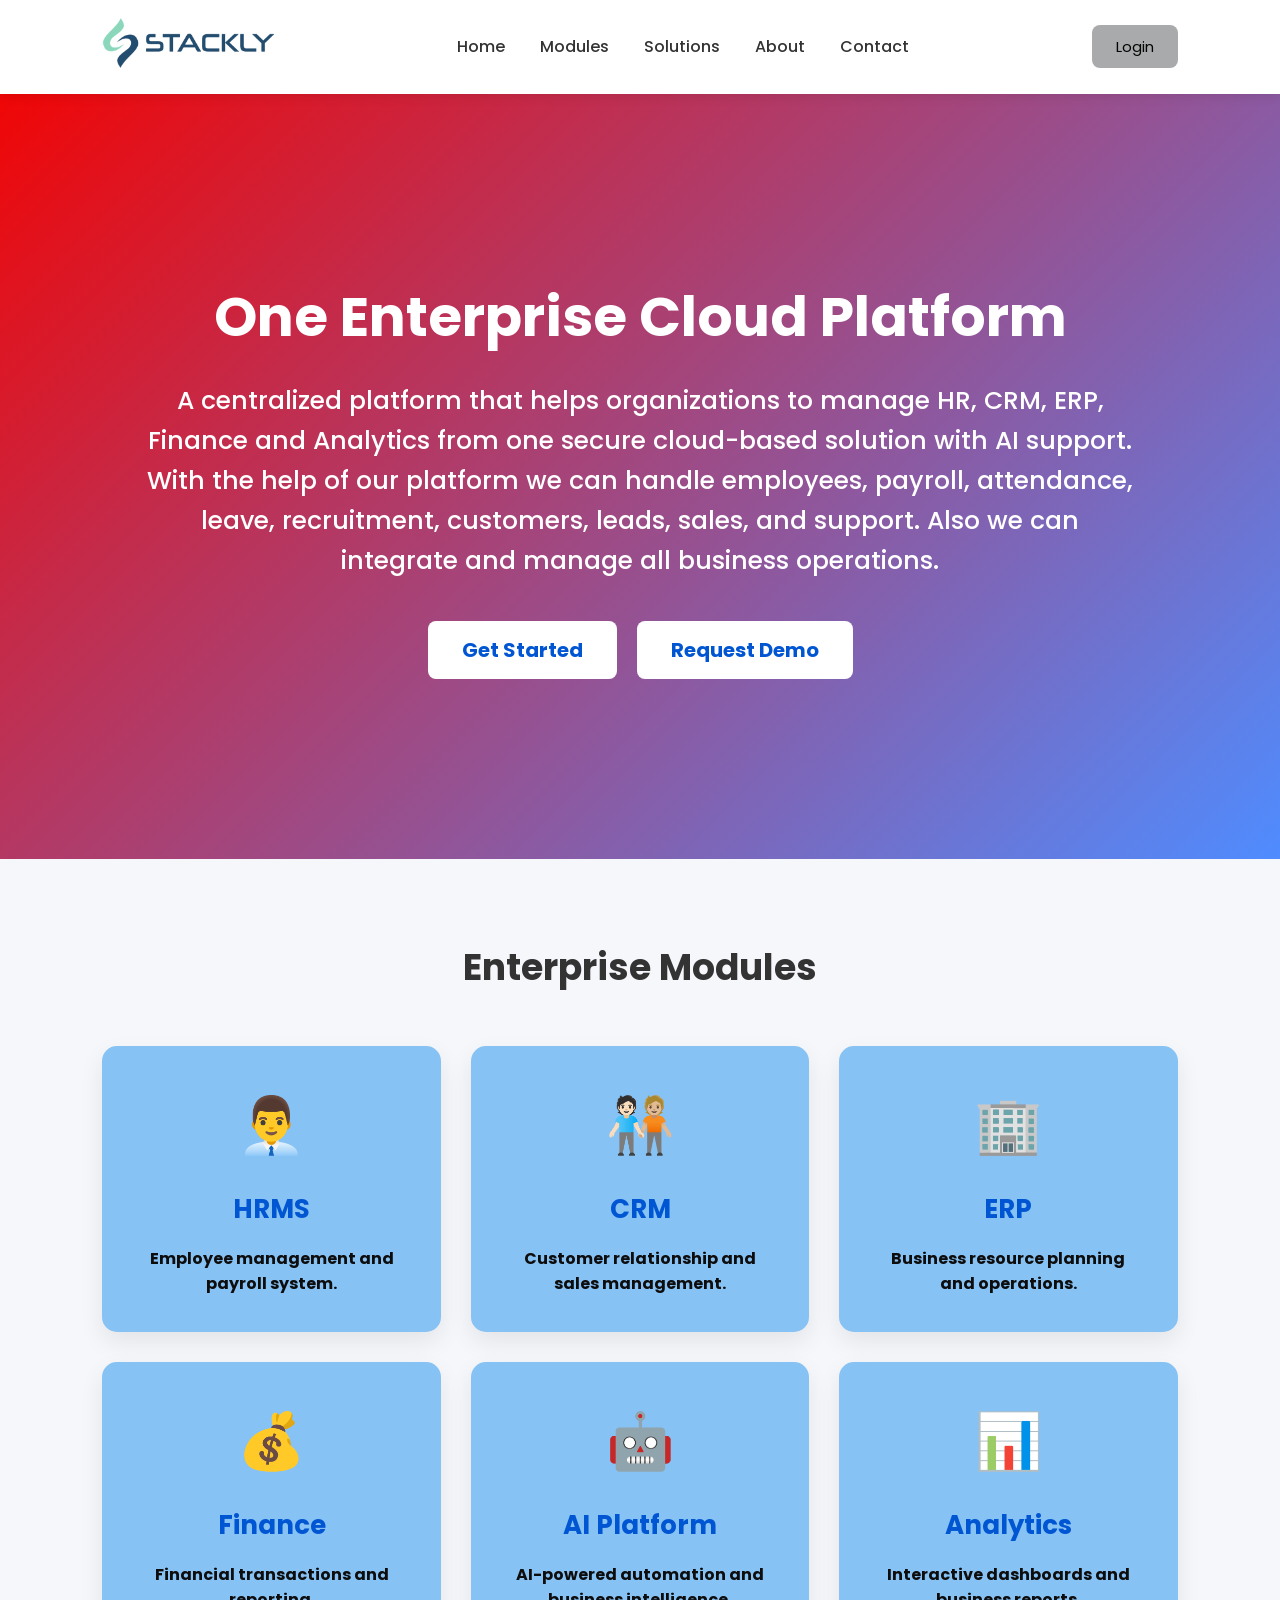
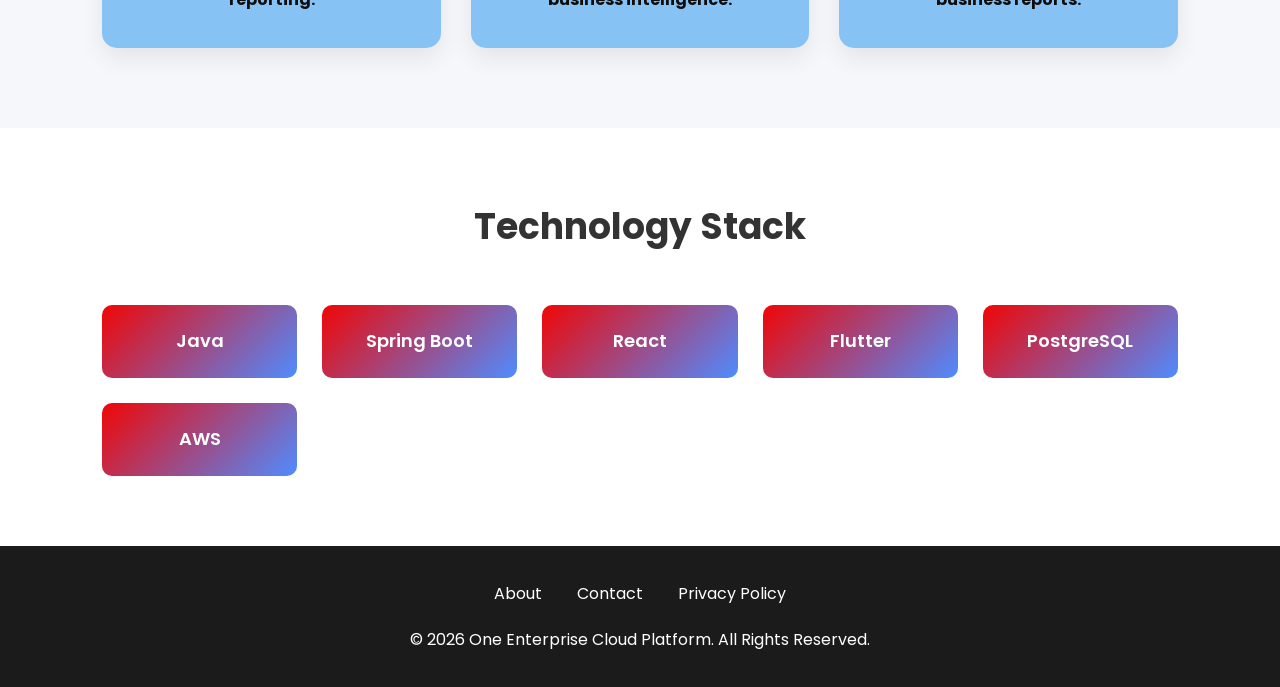
<file: index.html>
<!doctype html>
<html lang="en">
  <head>
    <meta charset="UTF-8" />
    <meta name="viewport" content="width=device-width, initial-scale=1.0" />
    <title>One Enterprise Cloud Platform</title>

    <link rel="stylesheet" href="css/style.css" />
    <link rel="stylesheet" href="css/landing.css" />

  </head>

  <body>
    <header>
      <div class="logo">
        <img src="assets/images/stackly.png" alt="Stackly Logo" />
      </div>

      <nav>
        <ul>
          <li><a href="#">Home</a></li>
          <li><a href="#">Modules</a></li>
          <li><a href="#">Solutions</a></li>
          <li><a href="#">About</a></li>
          <li><a href="#">Contact</a></li>
        </ul>
      </nav>

      <div class="header-buttons">
        <a href="login.html" class="login-link">
          <button class="login-btn" type="button">Login</button>
        </a>
      </div>
    </header>
    <!-- Hero -->
    <section class="hero">
      <div class="hero-content">
        <h1>One Enterprise Cloud Platform</h1>

        <p>
          A centralized platform that helps organizations to manage HR, CRM,
          ERP, Finance and Analytics from one secure cloud-based solution with
          AI support. With the help of our platform we can handle employees,
          payroll, attendance, leave, recruitment, customers, leads, sales, and
          support. Also we can integrate and manage all business operations.
        </p>

        <div class="hero-buttons">
          <button class="primary-btn">Get Started</button>

          <button class="secondary-btn">Request Demo</button>
        </div>
      </div>
    </section>
    <!-- Modules -->
    <section class="modules">
      <h2>Enterprise Modules</h2>

      <div class="module-container">
        <div class="card">
          <div class="icon">👨‍💼</div>
          <h3>HRMS</h3>
          <p>Employee management and payroll system.</p>
        </div>

        <div class="card">
          <div class="icon">🧑🏻‍🤝‍🧑🏼</div>
          <h3>CRM</h3>
          <p>Customer relationship and sales management.</p>
        </div>

        <div class="card">
          <div class="icon">🏢</div>
          <h3>ERP</h3>
          <p>Business resource planning and operations.</p>
        </div>

        <div class="card">
          <div class="icon">💰</div>
          <h3>Finance</h3>
          <p>Financial transactions and reporting.</p>
        </div>

        <div class="card">
          <div class="icon">🤖</div>
          <h3>AI Platform</h3>
          <p>AI-powered automation and business intelligence.</p>
        </div>

        <div class="card">
          <div class="icon">📊</div>
          <h3>Analytics</h3>
          <p>Interactive dashboards and business reports.</p>
        </div>
      </div>
    </section>
    <!-- Technology -->
    <section class="technology">
      <h2>Technology Stack</h2>

      <div class="tech-container">
        <div class="tech-box">Java</div>

        <div class="tech-box">Spring Boot</div>

        <div class="tech-box">React</div>

        <div class="tech-box">Flutter</div>

        <div class="tech-box">PostgreSQL</div>

        <div class="tech-box">AWS</div>
      </div>
    </section>
    <!-- Footer -->
    <footer>
      <div class="footer-links">
        <a href="#">About</a>

        <a href="#">Contact</a>

        <a href="#">Privacy Policy</a>
      </div>

      <p>© 2026 One Enterprise Cloud Platform. All Rights Reserved.</p>
    </footer>
    <script src="js/landing.js"></script>
  </body>
</html>
</file>
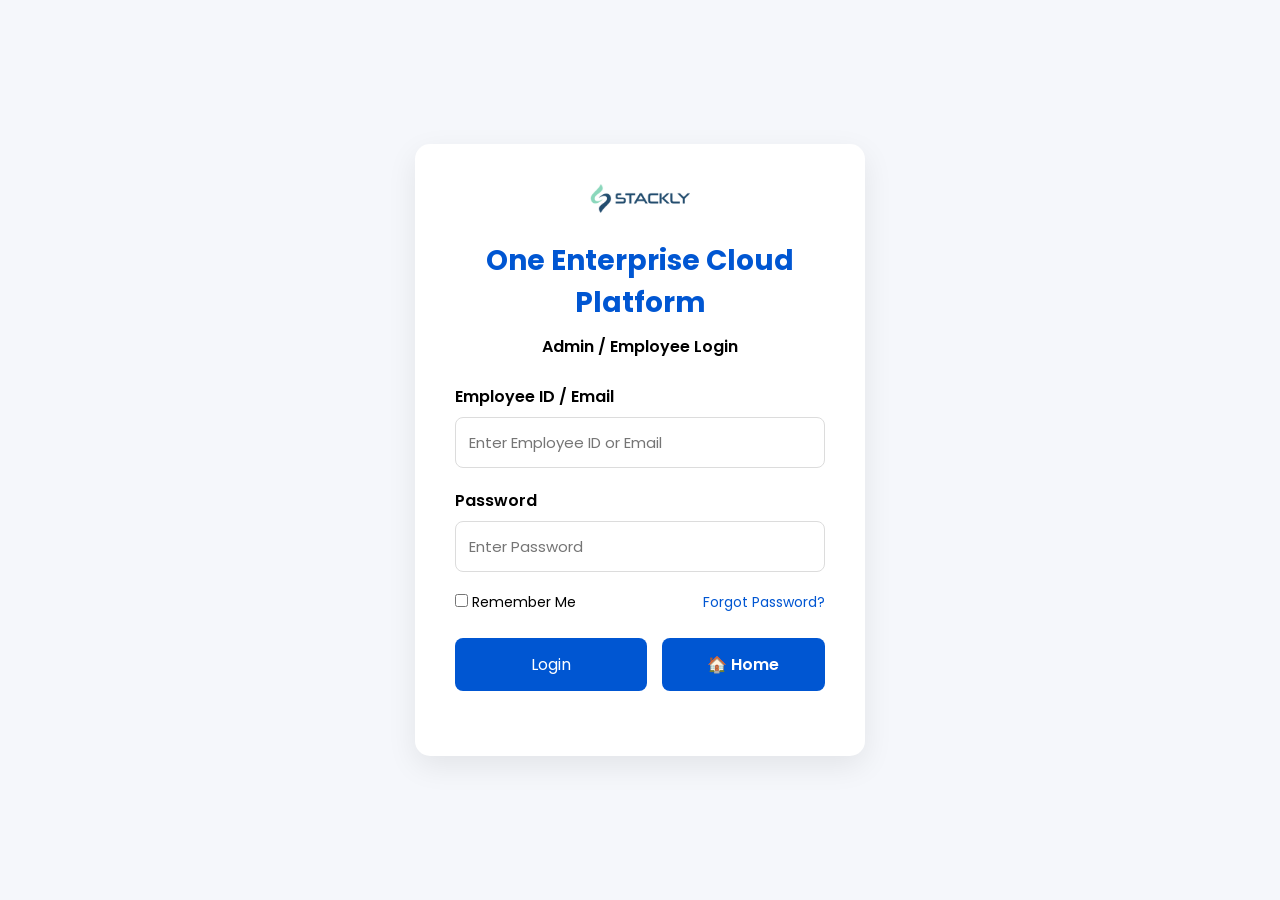
<file: attendance.html>
<!doctype html>
<html lang="en">
  <head>
    <meta charset="UTF-8" />

    <meta name="viewport" content="width=device-width, initial-scale=1.0" />

    <title>Attendance Management</title>

    <link rel="stylesheet" href="css/style.css" />
    <link rel="stylesheet" href="css/attendance.css" />
  </head>

  <body>

    <header class="header">
      <h1>Attendance Management</h1>

      <a href="dashboard.html" class="back-btn"> ⬅️ Dashboard </a>
    </header>

    <div class="date-container">
      <h3 id="currentDate"></h3>
    </div>

    <section class="summary-container">
      <div class="summary-card total-card">
        <h2 id="totalCount">0</h2>
        <p>Total Employees</p>
      </div>

      <div class="summary-card present-card">
        <h2 id="presentCount">0</h2>
        <p>Present</p>
      </div>

      <div class="summary-card absent-card">
        <h2 id="absentCount">0</h2>
        <p>Absent</p>
      </div>

      <div class="summary-card halfday-card">
        <h2 id="halfDayCount">0</h2>
        <p>Half Day</p>
      </div>

      <div class="summary-card wfh-card">
        <h2 id="wfhCount">0</h2>
        <p>Work From Home</p>
      </div>
    </section>

    <section class="filter-section">
      <input
        type="text"
        id="searchEmployee"
        placeholder="Search by Employee Name or ID"
      />

      <select id="departmentFilter">
        <option value="All">All Departments</option>

        <option value="Development">Development</option>

        <option value="HR">HR</option>

        <option value="Finance">Finance</option>

        <option value="CRM">CRM</option>

        <option value="ERP">ERP</option>
      </select>

      <select id="statusFilter">
        <option value="All">All Status</option>

        <option value="Present">Present</option>

        <option value="Absent">Absent</option>

        <option value="Half Day">Half Day</option>

        <option value="WFH">Work From Home</option>
      </select>
    </section>

    <div class="table-container">
      <table>
        <thead>
          <tr>
            <th>Employee ID</th>

            <th>Name</th>

            <th>Department</th>

            <th>Attendance</th>

            <th>Action</th>
          </tr>
        </thead>

        <tbody id="attendanceTableBody"></tbody>
      </table>
    </div>

    <script src="js/attendance.js"></script>
  </body>
</html>
</file>
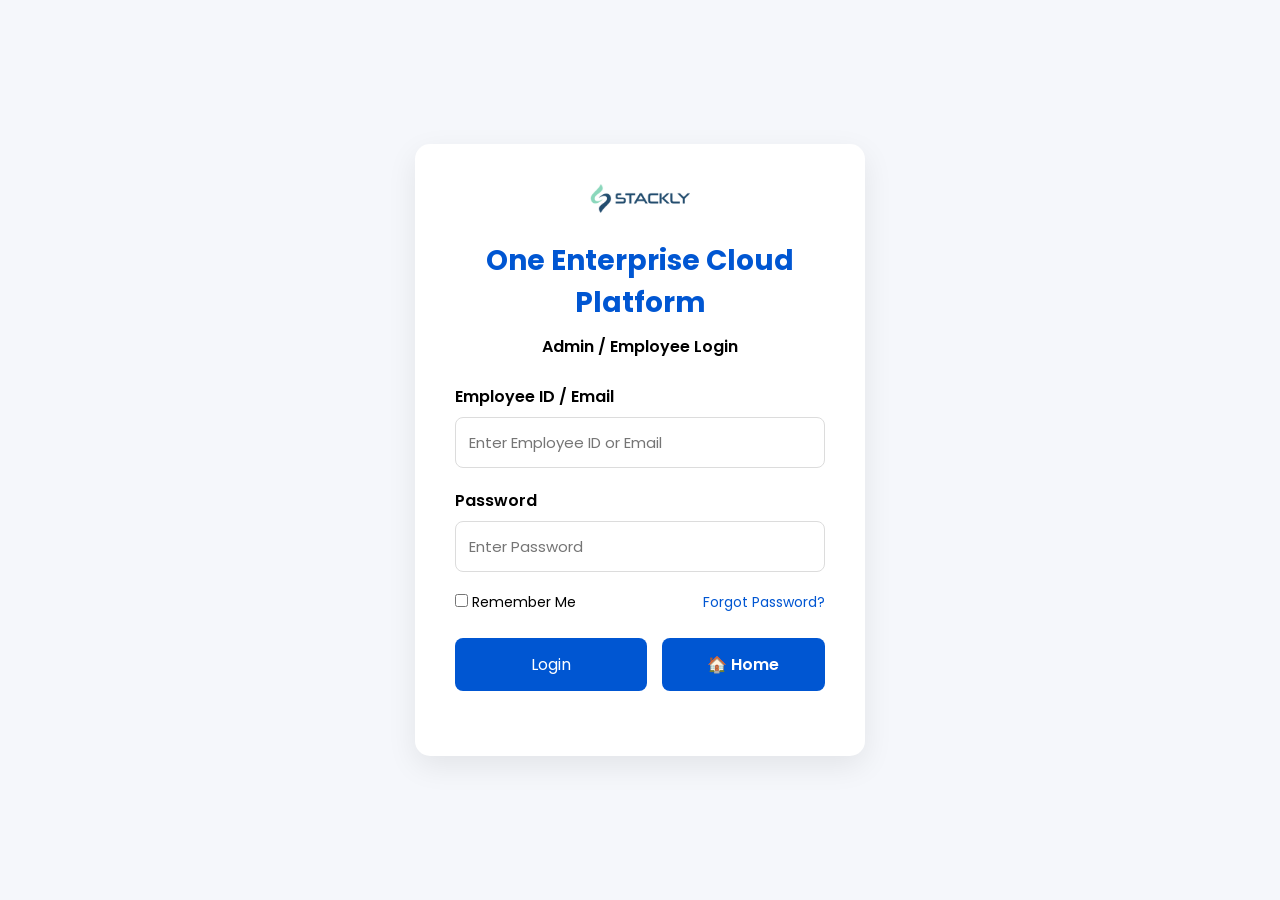
<file: dashboard.html>
<!doctype html>
<html lang="en">
  <head>
    <meta charset="UTF-8" />

    <meta name="viewport" content="width=device-width, initial-scale=1.0" />

    <title>Dashboard</title>

    <link rel="stylesheet" href="css/style.css" />
    <link rel="stylesheet" href="css/dashboard.css" />
  </head>

  <body>
    <header>
      <div class="logo">
        <img src="assets/images/stackly.png" alt="Stackly Logo" />

        <h2>One Enterprise Cloud Platform</h2>
      </div>

      <button id="logoutBtn">Logout</button>
    </header>
    <section class="welcome">
      <h1>
        Welcome,
        <span id="username"></span>
      </h1>

      <p>Manage your enterprise applications from one place.</p>
    </section>

    <section class="modules">
      <a href="emp-mng.html" class="card-link">
        <div class="card">
          <div class="icon">👨‍💼</div>

          <h3>Employee Management</h3>

          <p>Manage employee records and profiles.</p>
        </div>
      </a>
      <a href="attendance.html" class="card-link">
        <div class="card">
          <div class="icon">🕒</div>

          <h3>Attendance</h3>

          <p>Track employee attendance.</p>
        </div>
      </a>

      <a href="registration.html" class="card-link">
        <div class="card">
          <div class="icon">📝</div>

          <h3>Register Employee</h3>

          <p>Create and register new employee accounts.</p>
        </div>
      </a>

      <div class="card">
        <div class="icon">📅</div>

        <h3>Leave</h3>

        <p>Leave requests and approvals.</p>
      </div>

      <div class="card">
        <div class="icon">💰</div>

        <h3>Payroll</h3>

        <p>Salary processing and reports.</p>
      </div>

      <div class="card">
        <div class="icon">🤝</div>

        <h3>CRM</h3>

        <p>Customer relationship management.</p>
      </div>

      <div class="card">
        <div class="icon">📊</div>

        <h3>Finance</h3>

        <p>Financial reports and analytics.</p>
      </div>
    </section>

    <script src="js/dashboard.js"></script>
  </body>
</html>
</file>
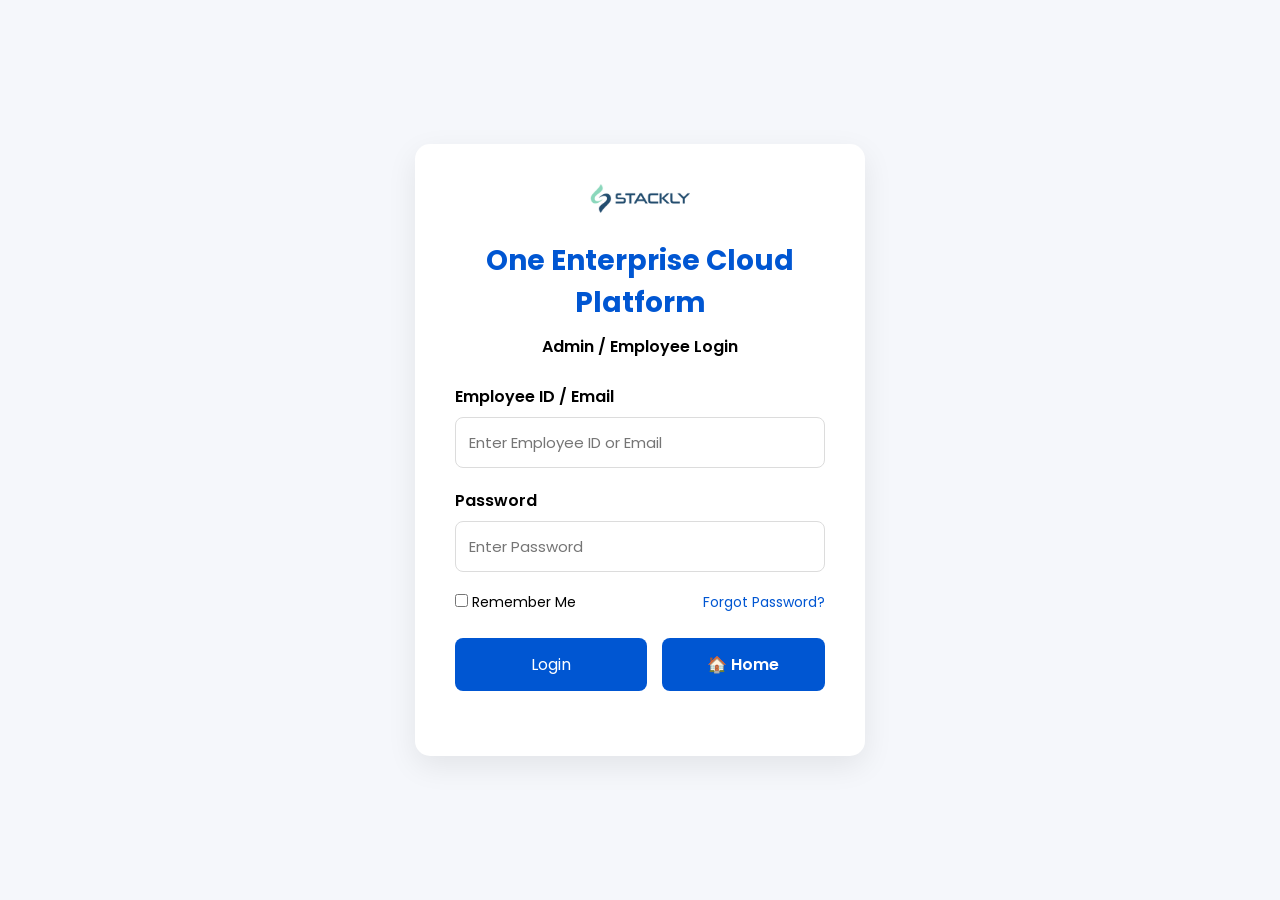
<file: emp-mng.html>
<!doctype html>
<html lang="en">
  <head>
    <meta charset="UTF-8" />

    <meta name="viewport" content="width=device-width, initial-scale=1.0" />

    <title>Employee Management</title>

    <link rel="stylesheet" href="css/style.css" />

    <link rel="stylesheet" href="css/emp-mng.css" />
  </head>

  <body>
    <div class="container">
      <div class="title-box">
        <h1>Employee Management</h1>

        <p>View and manage existing employee records.</p>

        <div class="management-buttons">
          <div class="button-group">
            <a href="registration.html" class="register-btn">
              ➕ Register New Employee
            </a>

            <a href="employee-directory.html" class="directory-btn">
              📋 Employee Directory
            </a>

            <a href="dashboard.html" class="back-btn"> ⬅️ Dashboard </a>
          </div>
        </div>
      </div>

      <div class="table-box">
        <div class="table-header">
          <div>
            <h2>Employee List</h2>

            <h3 id="totalEmployees">Total Employees : 0</h3>
          </div>
        </div>

        <div class="table-container">
          <table>
            <thead>
              <tr>
                <th>ID</th>

                <th>Name</th>

                <th>Department</th>

                <th>Designation</th>

                <th>Email</th>

                <th>Action</th>
              </tr>
            </thead>

            <tbody id="employeeTableBody"></tbody>
          </table>
        </div>
      </div>
    </div>

    <script src="js/emp-mng.js"></script>
  </body>
</html>
</file>
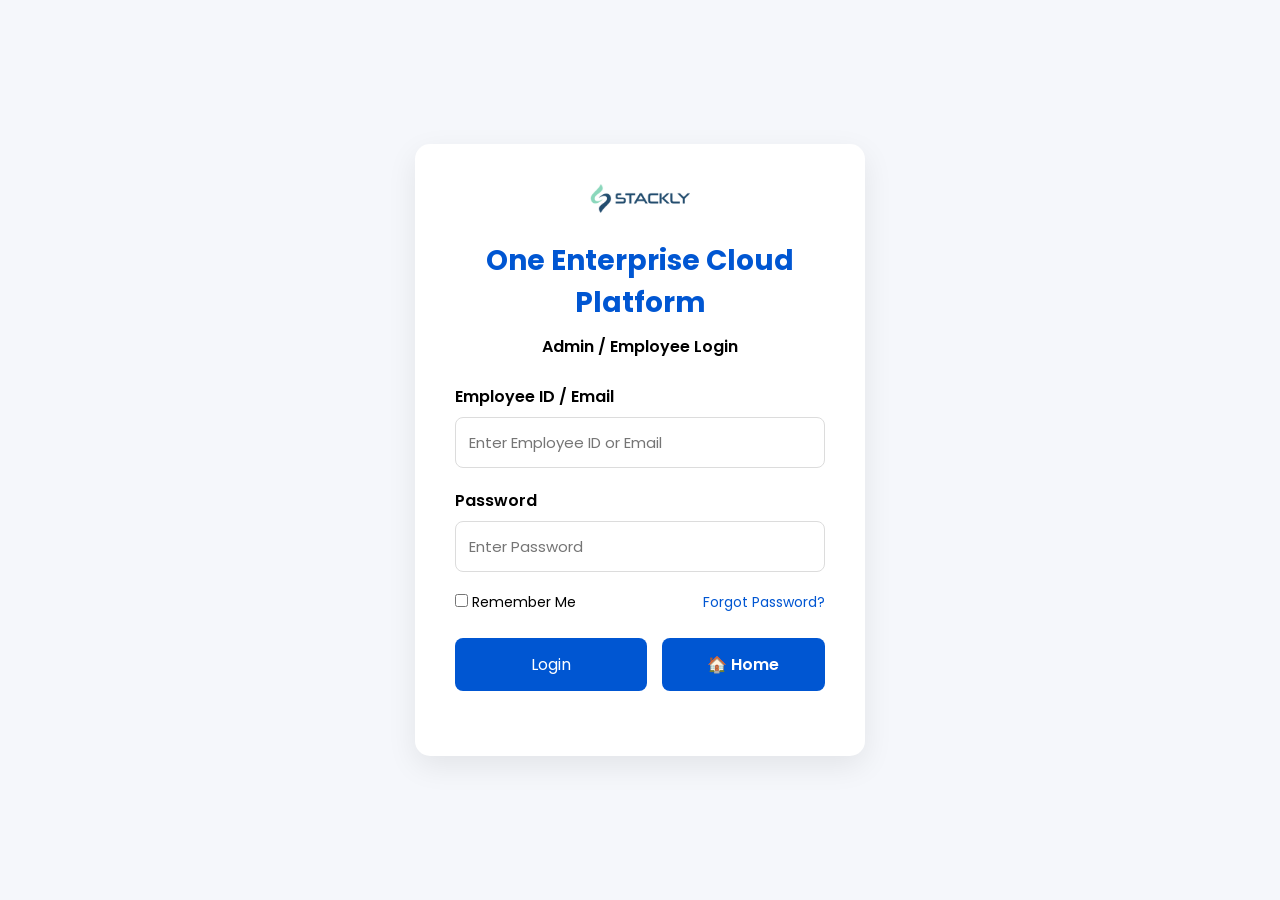
<file: employee-directory.html>
<!doctype html>
<html lang="en">
  <head>
    <meta charset="UTF-8" />

    <meta name="viewport" content="width=device-width, initial-scale=1.0" />

    <title>Employee Directory</title>

    <link rel="stylesheet" href="css/style.css" />
    <link rel="stylesheet" href="css/employee-directory.css" />
  </head>

  <body>
    <header>
      <h1>Employee Directory</h1>

      <a href="emp-mng.html" class="back-btn">⬅️ Back</a>
    </header>

<section class="search-section">

    <input
        type="text"
        id="searchInput"
        placeholder="Search by Name or ID">

    <select id="departmentFilter">

        <option value="All">All Departments</option>
        <option value="Development">Development</option>
        <option value="HR">HR</option>
        <option value="Finance">Finance</option>
        <option value="CRM">CRM</option>
        <option value="ERP">ERP</option>

    </select>

    <select id="designationFilter">

        <option value="All">All Designations</option>
        <option value="Full Stack Developer">Full Stack Developer</option>
        <option value="HR Executive">HR Executive</option>
        <option value="Accountant">Accountant</option>
        <option value="CRM Executive">CRM Executive</option>

    </select>

    <select id="statusFilter">

        <option value="All">All Status</option>
        <option value="Active">Active</option>
        <option value="Inactive">Inactive</option>

    </select>

    <select id="sortOption">

        <option value="">Sort By</option>
        <option value="nameAsc">Name (A-Z)</option>
        <option value="nameDesc">Name (Z-A)</option>
        <option value="idAsc">Employee ID (Ascending)</option>
        <option value="idDesc">Employee ID (Descending)</option>

    </select>

    <button id="resetBtn">
        Reset
    </button>

</section>

    <section
      class="employee-container"
      id="employeeContainer">
    </section>

    <script src="js/employee-directory.js"></script>

  </body>
</html>
</file>
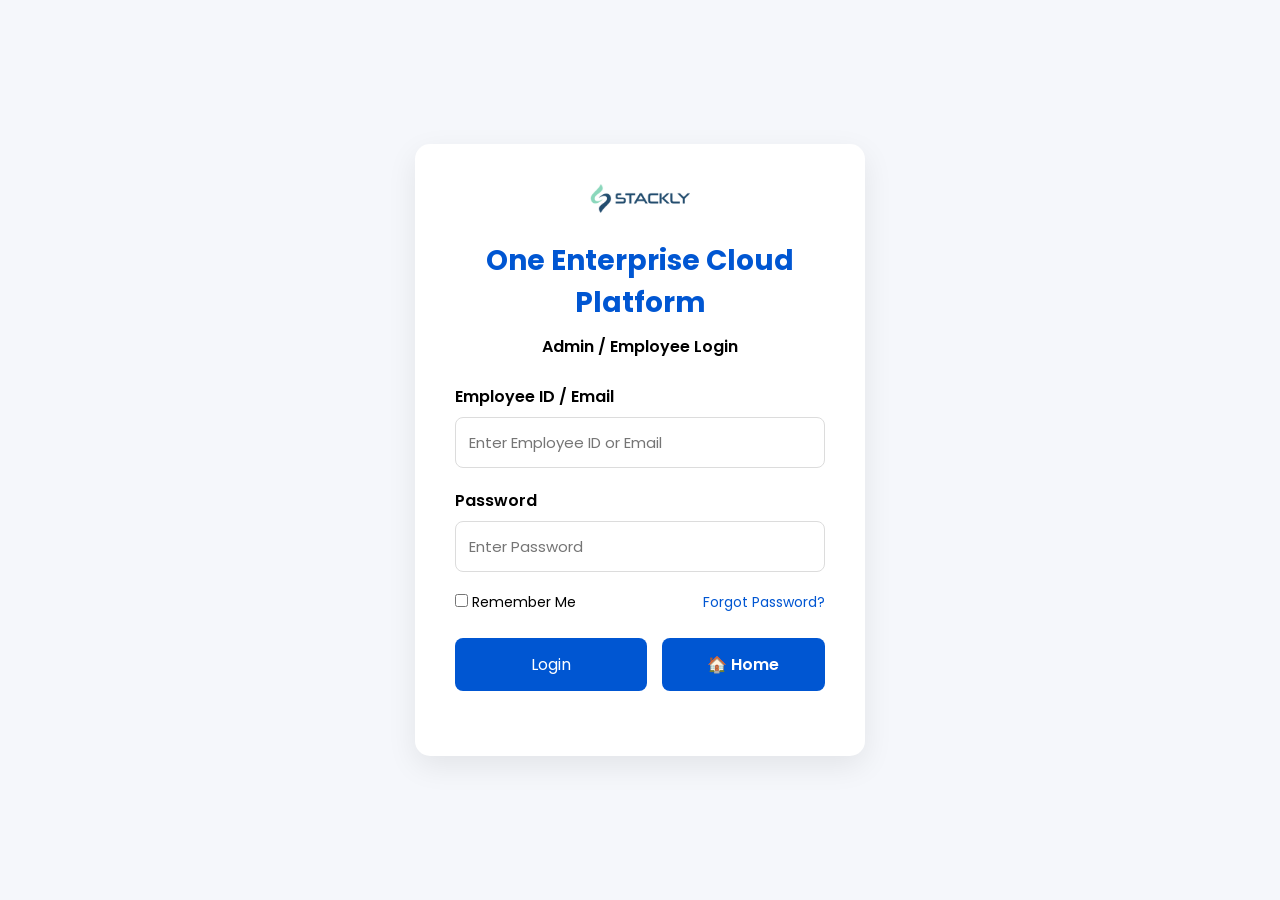
<file: employee-profile.html>
<!doctype html>
<html lang="en">

<head>

    <meta charset="UTF-8">

    <meta
        name="viewport"
        content="width=device-width, initial-scale=1.0"
    >

    <title>Employee Profile</title>

    <link
        rel="stylesheet"
        href="css/style.css"
    >

    <link
        rel="stylesheet"
        href="css/employee-profile.css"
    >

</head>


<body>


<!-- ================================= -->
<!-- HEADER -->
<!-- ================================= -->

<header class="profile-header">

    <div>

        <h1>
            Employee Dashboard
        </h1>

        <p>
            One Enterprise Cloud Platform
        </p>

    </div>


    <div class="header-actions">

        <button
            id="printBtn"
            class="print-btn"
        >
            🖨️ Print Profile
        </button>


        <button
            id="downloadBtn"
            class="download-btn"
        >
            ⬇️ Download Profile
        </button>


        <button
            id="logoutBtn"
            class="logout-btn"
        >
            Logout
        </button>

    </div>

</header>



<!-- ================================= -->
<!-- MAIN CONTAINER -->
<!-- ================================= -->

<main class="profile-container">


    <!-- ================================= -->
    <!-- EMPLOYEE PROFILE -->
    <!-- ================================= -->

    <section class="profile-section">


        <div class="section-header">

            <h2>
                My Profile
            </h2>

            <p>
                View your employee information.
            </p>

        </div>



        <div class="profile-grid">


            <!-- Employee ID -->

            <div class="profile-item">

                <span>
                    Employee ID
                </span>

                <strong id="employeeId">
                    -
                </strong>

            </div>



            <!-- Name -->

            <div class="profile-item">

                <span>
                    Full Name
                </span>

                <strong id="employeeName">
                    -
                </strong>

            </div>



            <!-- Department -->

            <div class="profile-item">

                <span>
                    Department
                </span>

                <strong id="employeeDepartment">
                    -
                </strong>

            </div>



            <!-- Designation -->

            <div class="profile-item">

                <span>
                    Designation
                </span>

                <strong id="employeeDesignation">
                    -
                </strong>

            </div>



            <!-- Email -->

            <div class="profile-item">

                <span>
                    Email Address
                </span>

                <strong id="employeeEmail">
                    -
                </strong>

            </div>



            <!-- Phone -->

            <div class="profile-item">

                <span>
                    Phone Number
                </span>

                <strong id="employeeMobile">
                    -
                </strong>

            </div>



            <!-- Joining Date -->

            <div class="profile-item">

                <span>
                    Date of Joining
                </span>

                <strong id="employeeJoiningDate">
                    -
                </strong>

            </div>



            <!-- Attendance Percentage -->

            <div class="profile-item">

                <span>
                    Attendance Percentage
                </span>

                <strong id="attendancePercentage">
                    0%
                </strong>

            </div>



            <!-- Leave Balance -->

            <div class="profile-item">

                <span>
                    Leave Balance
                </span>

                <strong id="leaveBalance">
                    0 Days
                </strong>

            </div>


        </div>

    </section>



    <!-- ================================= -->
    <!-- REPORT SECTION -->
    <!-- ================================= -->

    <section class="reports-section">


        <div class="section-header">

            <h2>
                My Reports
            </h2>

            <p>
                Attendance and leave summary.
            </p>

        </div>



        <div class="report-grid">


            <!-- Total Working Days -->

            <div class="report-card">

                <div class="report-icon">
                    📅
                </div>

                <p>
                    Total Working Days
                </p>

                <h2 id="totalWorkingDays">
                    0
                </h2>

            </div>



            <!-- Present Days -->

            <div class="report-card">

                <div class="report-icon">
                    ✅
                </div>

                <p>
                    Present Days
                </p>

                <h2 id="presentDays">
                    0
                </h2>

            </div>



            <!-- Leave Days -->

            <div class="report-card">

                <div class="report-icon">
                    🏖️
                </div>

                <p>
                    Leave Days
                </p>

                <h2 id="leaveDays">
                    0
                </h2>

            </div>



            <!-- Attendance Percentage -->

            <div class="report-card">

                <div class="report-icon">
                    📊
                </div>

                <p>
                    Attendance Percentage
                </p>

                <h2 id="reportAttendancePercentage">
                    0%
                </h2>

            </div>

        </div>

    </section>



    <!-- ================================= -->
    <!-- APPLY LEAVE -->
    <!-- ================================= -->

    <section class="leave-section">


        <div class="section-header">

            <h2>
                Apply Leave
            </h2>

            <p>
                Submit a leave request for HR approval.
            </p>

        </div>



        <form id="leaveForm">


            <div class="leave-form-grid">


                <!-- Leave Type -->

                <div class="input-group">

                    <label for="leaveType">
                        Leave Type
                    </label>


                    <select
                        id="leaveType"
                        required
                    >

                        <option value="">
                            Select Leave Type
                        </option>

                        <option value="Casual Leave">
                            Casual Leave
                        </option>

                        <option value="Sick Leave">
                            Sick Leave
                        </option>

                        <option value="Earned Leave">
                            Earned Leave
                        </option>

                        <option value="Maternity Leave">
                            Maternity Leave
                        </option>

                        <option value="Emergency Leave">
                            Emergency Leave
                        </option>

                    </select>

                </div>



                <!-- From Date -->

                <div class="input-group">

                    <label for="fromDate">
                        From Date
                    </label>


                    <input
                        type="date"
                        id="fromDate"
                        required
                    >

                </div>



                <!-- To Date -->

                <div class="input-group">

                    <label for="toDate">
                        To Date
                    </label>


                    <input
                        type="date"
                        id="toDate"
                        required
                    >

                </div>



                <!-- Reason -->

                <div class="input-group full-width">

                    <label for="leaveReason">
                        Reason
                    </label>


                    <textarea
                        id="leaveReason"
                        rows="4"
                        placeholder="Enter reason for leave"
                        required
                    ></textarea>

                </div>

            </div>



            <p
                id="leaveMessage"
                class="leave-message"
            ></p>



            <div class="leave-buttons">


                <button
                    type="submit"
                    class="apply-leave-btn"
                >
                    Apply Leave
                </button>


                <button
                    type="reset"
                    class="leave-reset-btn"
                >
                    Reset
                </button>

            </div>


        </form>

    </section>



    <!-- ================================= -->
    <!-- LEAVE HISTORY -->
    <!-- ================================= -->

    <section class="my-leaves-section">


        <div class="section-header">

            <h2>
                Leave History
            </h2>

            <p>
                Track the status of your leave applications.
            </p>

        </div>



        <div class="leave-table-container">


            <table>


                <thead>

                    <tr>

                        <th>
                            Leave Type
                        </th>

                        <th>
                            From
                        </th>

                        <th>
                            To
                        </th>

                        <th>
                            Total Days
                        </th>

                        <th>
                            Reason
                        </th>

                        <th>
                            Status
                        </th>

                    </tr>

                </thead>



                <tbody
                    id="myLeaveTableBody"
                >

                </tbody>


            </table>

        </div>


    </section>


</main>



<script src="js/employee-profile.js"></script>

</body>

</html>
</file>
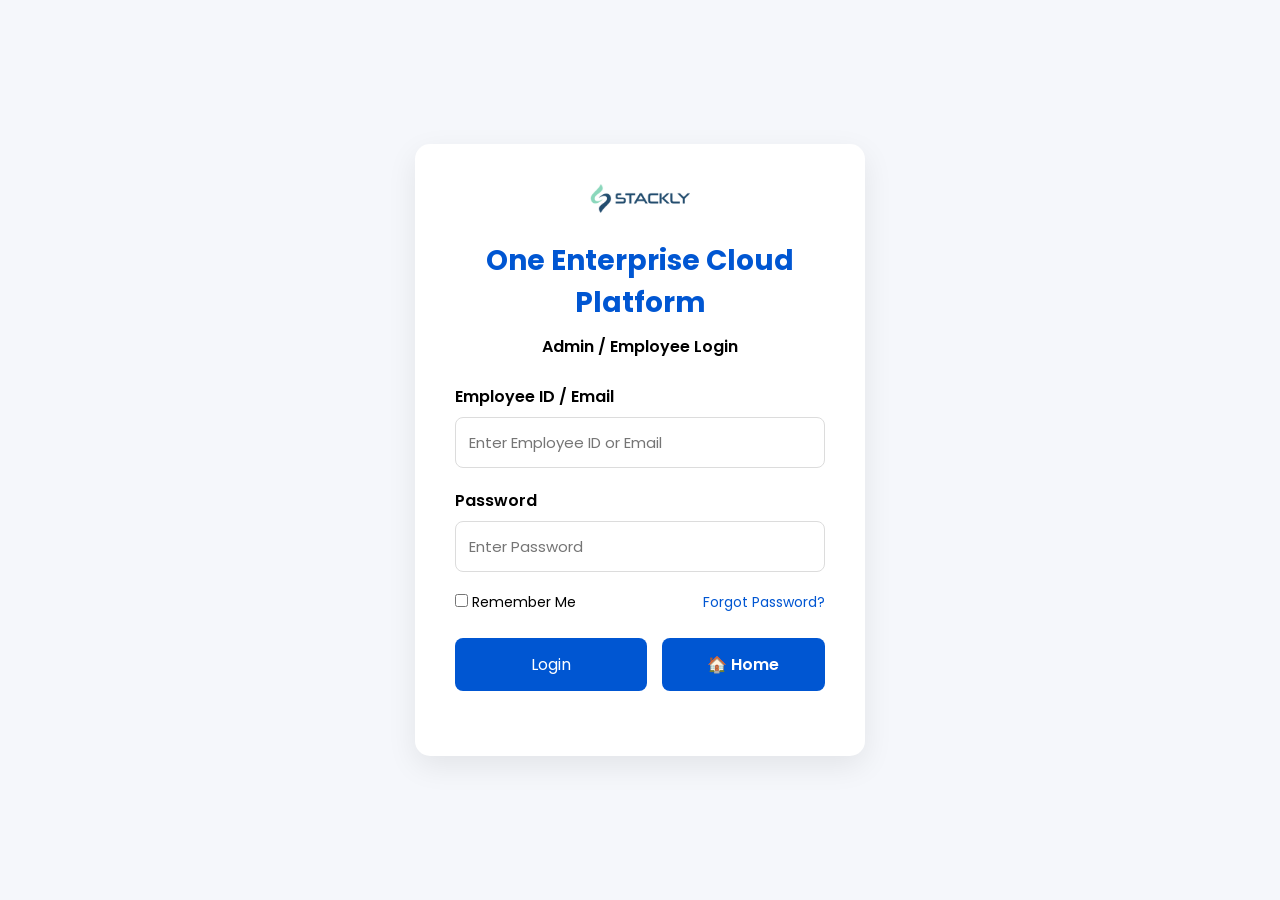
<file: hr-dashboard.html>
<!doctype html>
<html lang="en">

<head>

    <meta charset="UTF-8">

    <meta
        name="viewport"
        content="width=device-width, initial-scale=1.0"
    >

    <title>HR Dashboard</title>

    <link
        rel="stylesheet"
        href="css/style.css"
    >

    <link
        rel="stylesheet"
        href="css/hr-dashboard.css"
    >

</head>


<body>


    <!-- ================================= -->
    <!-- HEADER -->
    <!-- ================================= -->

    <header class="hr-header">

        <div class="header-content">

            <div>

                <h1>
                    HR Dashboard
                </h1>

                <p>
                    One Enterprise Cloud Platform
                </p>

            </div>


            <div class="header-actions">

                <a
                    href="dashboard.html"
                    class="dashboard-btn"
                >
                    🏠 Dashboard
                </a>


                <button
                    id="logoutBtn"
                    class="logout-btn"
                >
                    Logout
                </button>

            </div>

        </div>

    </header>



    <!-- ================================= -->
    <!-- MAIN CONTENT -->
    <!-- ================================= -->

    <main class="hr-container">


        <!-- ================================= -->
        <!-- WELCOME -->
        <!-- ================================= -->

        <section class="welcome-section">

            <h2>
                Welcome to HR Dashboard
            </h2>

            <p>
                Monitor employees, attendance and leave information.
            </p>

        </section>



        <!-- ================================= -->
        <!-- SUMMARY CARDS -->
        <!-- ================================= -->

        <section class="summary-section">


            <div class="summary-card">

                <div class="summary-icon">
                    👥
                </div>

                <div>

                    <p>
                        Total Employees
                    </p>

                    <h2 id="totalEmployees">
                        0
                    </h2>

                </div>

            </div>



            <div class="summary-card">

                <div class="summary-icon">
                    ✅
                </div>

                <div>

                    <p>
                        Present Today
                    </p>

                    <h2 id="presentToday">
                        0
                    </h2>

                </div>

            </div>



            <div class="summary-card">

                <div class="summary-icon">
                    🏖️
                </div>

                <div>

                    <p>
                        Employees on Leave
                    </p>

                    <h2 id="employeesOnLeave">
                        0
                    </h2>

                </div>

            </div>



            <div class="summary-card">

                <div class="summary-icon">
                    ⏳
                </div>

                <div>

                    <p>
                        Pending Leave Requests
                    </p>

                    <h2 id="pendingLeaves">
                        0
                    </h2>

                </div>

            </div>



            <div class="summary-card">

                <div class="summary-icon">
                    🏢
                </div>

                <div>

                    <p>
                        Departments
                    </p>

                    <h2 id="departmentCount">
                        0
                    </h2>

                </div>

            </div>



            <div class="summary-card">

                <div class="summary-icon">
                    🟢
                </div>

                <div>

                    <p>
                        Active Employees
                    </p>

                    <h2 id="activeEmployees">
                        0
                    </h2>

                </div>

            </div>

        </section>



        <!-- ================================= -->
        <!-- HR MODULE NAVIGATION -->
        <!-- ================================= -->

        <section class="modules-section">

    <h2>
        HR Management
    </h2>

    <div class="module-grid">

        <a
            href="leave-approval.html"
            class="module-card"
        >

            <div class="module-icon">
                📋
            </div>

            <h3>
                Leave Approval
            </h3>

            <p>
                Review and manage employee leave requests.
            </p>

        </a>

    </div>

</section>


        <!-- ================================= -->
        <!-- RECENT ACTIVITIES -->
        <!-- ================================= -->

        <section class="activities-section">


            <div class="section-header">

                <div>

                    <h2>
                        Recent Activities
                    </h2>

                    <p>
                        Latest employee, leave and attendance activities.
                    </p>

                </div>

            </div>



            <div class="table-container">

                <table>

                    <thead>

                        <tr>

                            <th>
                                Activity Type
                            </th>

                            <th>
                                Employee
                            </th>

                            <th>
                                Details
                            </th>

                            <th>
                                Date
                            </th>

                        </tr>

                    </thead>


                    <tbody
                        id="activitiesTableBody"
                    >

                    </tbody>

                </table>

            </div>

        </section>


    </main>



    <script src="js/hr-dashboard.js"></script>

</body>

</html>
</file>
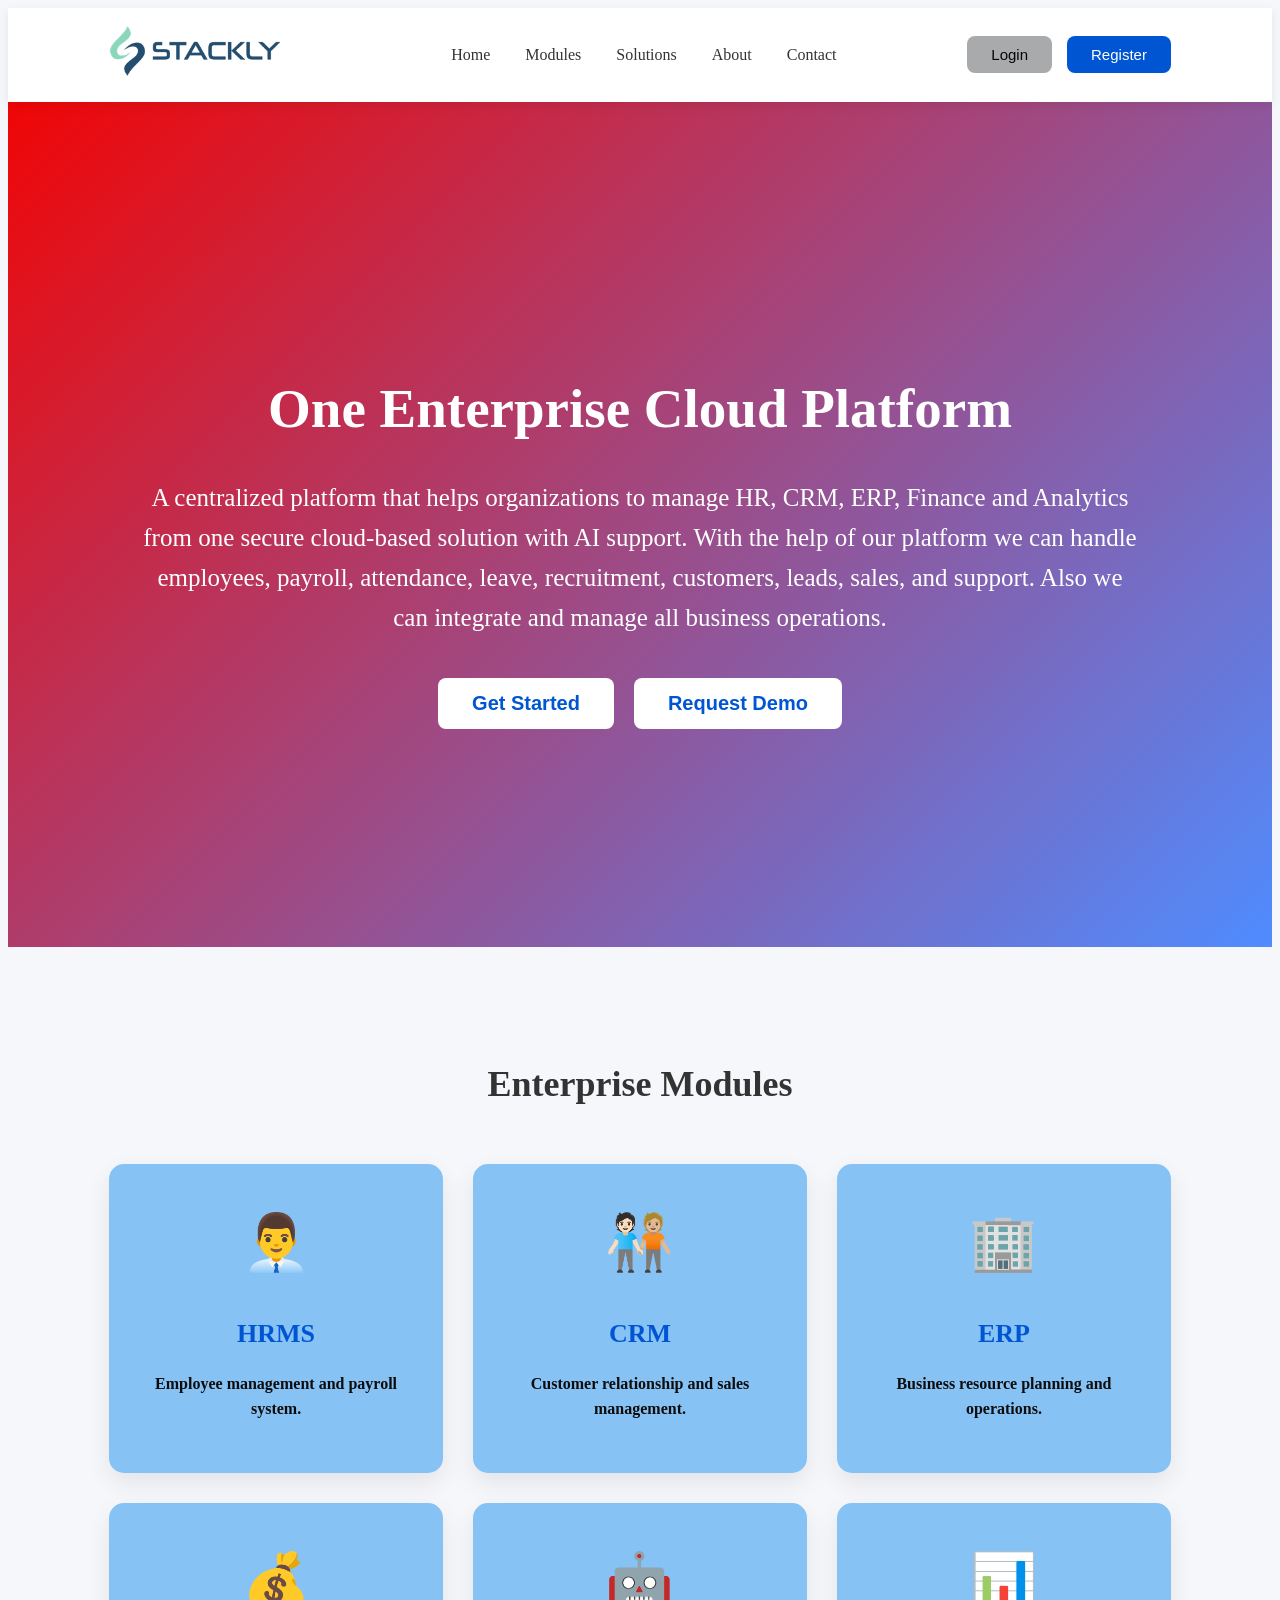
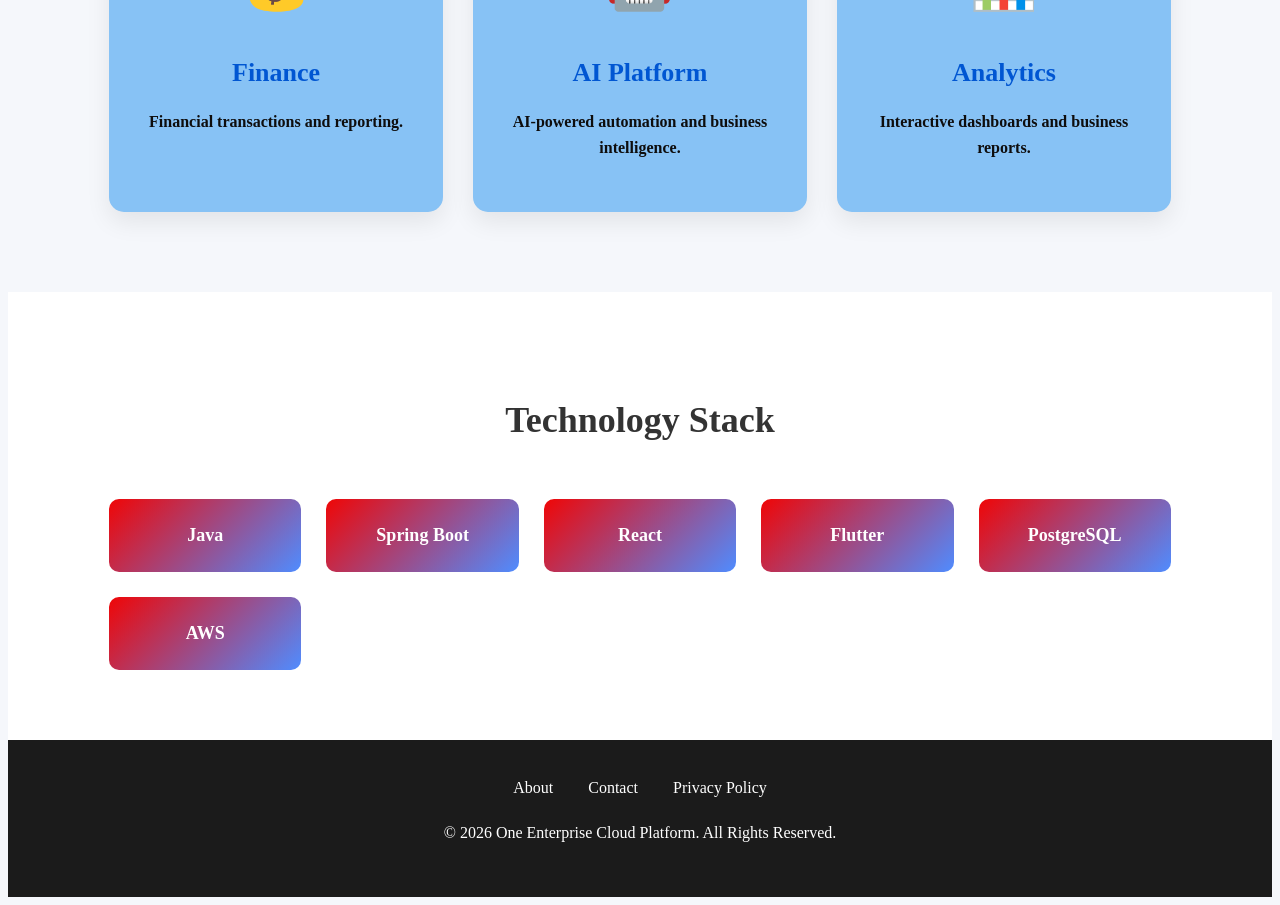
<file: landing.html>
<!doctype html>
<html lang="en">
  <head>
    <meta charset="UTF-8" />
    <meta name="viewport" content="width=device-width, initial-scale=1.0" />
    <title>One Enterprise Cloud Platform</title>

    <link rel="stylesheet" href="css/landing.css" />
  </head>

  <body>
    <header>
      <div class="logo">
        <img src="assets/images/stackly.png" alt="Stackly Logo" />
      </div>

      <nav>
        <ul>
          <li><a href="#">Home</a></li>
          <li><a href="#">Modules</a></li>
          <li><a href="#">Solutions</a></li>
          <li><a href="#">About</a></li>
          <li><a href="#">Contact</a></li>
        </ul>
      </nav>

      <div class="header-buttons">
        <a href="login.html">
          <button class="login-btn">Login</button>
        </a>
        <button class="register-btn">Register</button>
      </div>
    </header>
    <!-- Hero -->
    <section class="hero">
      <div class="hero-content">
        <h1>One Enterprise Cloud Platform</h1>

        <p>
          A centralized platform that helps organizations to manage HR, CRM,
          ERP, Finance and Analytics from one secure cloud-based solution with
          AI support. With the help of our platform we can handle employees,
          payroll, attendance, leave, recruitment, customers, leads, sales, and
          support. Also we can integrate and manage all business operations.
        </p>

        <div class="hero-buttons">
          <button class="primary-btn">Get Started</button>

          <button class="secondary-btn">Request Demo</button>
        </div>
      </div>
    </section>
    <!-- Modules -->
    <section class="modules">
      <h2>Enterprise Modules</h2>

      <div class="module-container">
        <div class="card">
          <div class="icon">👨‍💼</div>
          <h3>HRMS</h3>
          <p>Employee management and payroll system.</p>
        </div>

        <div class="card">
          <div class="icon">🧑🏻‍🤝‍🧑🏼</div>
          <h3>CRM</h3>
          <p>Customer relationship and sales management.</p>
        </div>

        <div class="card">
          <div class="icon">🏢</div>
          <h3>ERP</h3>
          <p>Business resource planning and operations.</p>
        </div>

        <div class="card">
          <div class="icon">💰</div>
          <h3>Finance</h3>
          <p>Financial transactions and reporting.</p>
        </div>

        <div class="card">
          <div class="icon">🤖</div>
          <h3>AI Platform</h3>
          <p>AI-powered automation and business intelligence.</p>
        </div>

        <div class="card">
          <div class="icon">📊</div>
          <h3>Analytics</h3>
          <p>Interactive dashboards and business reports.</p>
        </div>
      </div>
    </section>
    <!-- Technology -->
    <section class="technology">
      <h2>Technology Stack</h2>

      <div class="tech-container">
        <div class="tech-box">Java</div>

        <div class="tech-box">Spring Boot</div>

        <div class="tech-box">React</div>

        <div class="tech-box">Flutter</div>

        <div class="tech-box">PostgreSQL</div>

        <div class="tech-box">AWS</div>
      </div>
    </section>
    <!-- Footer -->
    <footer>
      <div class="footer-links">
        <a href="#">About</a>

        <a href="#">Contact</a>

        <a href="#">Privacy Policy</a>
      </div>

      <p>© 2026 One Enterprise Cloud Platform. All Rights Reserved.</p>
    </footer>
    <script src="js/landing.js"></script>
  </body>
</html>
</file>
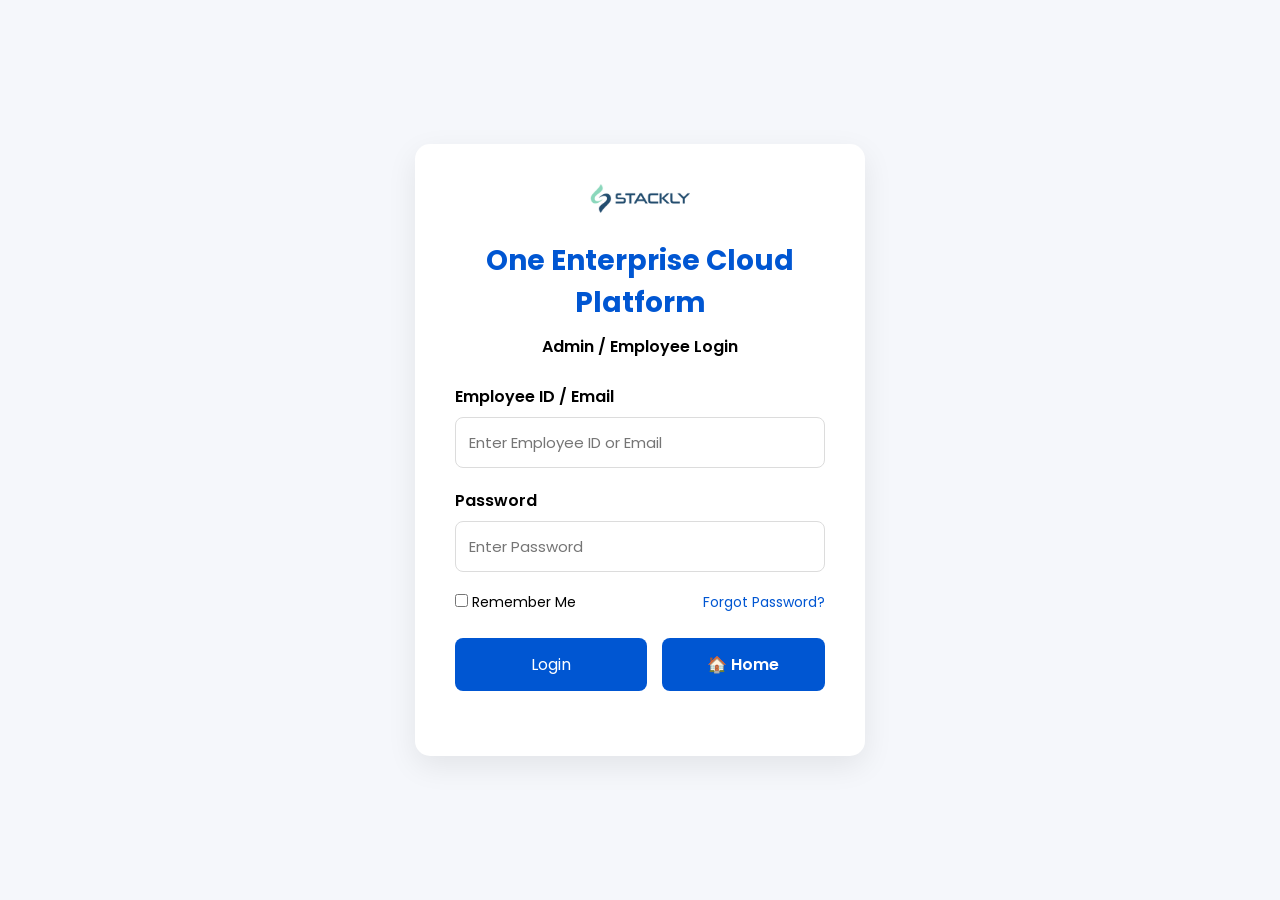
<file: leave-approval.html>
<!doctype html>
<html lang="en">

<head>

    <meta charset="UTF-8">

    <meta
        name="viewport"
        content="width=device-width, initial-scale=1.0"
    >

    <title>Leave Approval</title>

    <link
        rel="stylesheet"
        href="css/style.css"
    >

    <link
        rel="stylesheet"
        href="css/leave-approval.css"
    >

</head>


<body>


    <!-- ================================= -->
    <!-- HEADER -->
    <!-- ================================= -->

    <header class="leave-header">

        <div class="header-content">

            <div>

                <h1>
                    Leave Approval
                </h1>

                <p>
                    Review and manage employee leave requests.
                </p>

            </div>


            <div class="header-actions">

                <a
                    href="hr-dashboard.html"
                    class="dashboard-btn"
                >
                    ⬅️ HR Dashboard
                </a>


                <button
                    id="logoutBtn"
                    class="logout-btn"
                >
                    Logout
                </button>

            </div>

        </div>

    </header>



    <!-- ================================= -->
    <!-- MAIN -->
    <!-- ================================= -->

    <main class="leave-container">


        <!-- ================================= -->
        <!-- PAGE TITLE -->
        <!-- ================================= -->

        <section class="page-title">

            <h2>
                Employee Leave Requests
            </h2>

            <p>
                Review employee leave applications and update their status.
            </p>

        </section>



        <!-- ================================= -->
        <!-- FILTERS -->
        <!-- ================================= -->

        <section class="filter-box">


            <div class="input-group">

                <label for="searchLeave">
                    Search Employee
                </label>

                <input
                    type="text"
                    id="searchLeave"
                    placeholder="Search by ID or Name"
                >

            </div>



            <div class="input-group">

                <label for="departmentFilter">
                    Department
                </label>

                <select id="departmentFilter">

                    <option value="All">
                        All Departments
                    </option>

                    <option value="HR">
                        HR
                    </option>

                    <option value="Development">
                        Development
                    </option>

                    <option value="Finance">
                        Finance
                    </option>

                    <option value="CRM">
                        CRM
                    </option>

                    <option value="ERP">
                        ERP
                    </option>

                    <option value="Operations">
                        Operations
                    </option>

                </select>

            </div>



            <div class="input-group">

                <label for="statusFilter">
                    Status
                </label>

                <select id="statusFilter">

                    <option value="All">
                        All Status
                    </option>

                    <option value="Pending">
                        Pending
                    </option>

                    <option value="Approved">
                        Approved
                    </option>

                    <option value="Rejected">
                        Rejected
                    </option>

                    <option value="Cancelled">
                        Cancelled
                    </option>

                </select>

            </div>


        </section>



        <!-- ================================= -->
        <!-- SUMMARY -->
        <!-- ================================= -->

        <section class="leave-summary">


            <div class="summary-card">

                <p>
                    Total Requests
                </p>

                <h2 id="totalRequests">
                    0
                </h2>

            </div>


            <div class="summary-card pending">

                <p>
                    Pending
                </p>

                <h2 id="pendingRequests">
                    0
                </h2>

            </div>


            <div class="summary-card approved">

                <p>
                    Approved
                </p>

                <h2 id="approvedRequests">
                    0
                </h2>

            </div>


            <div class="summary-card rejected">

                <p>
                    Rejected
                </p>

                <h2 id="rejectedRequests">
                    0
                </h2>

            </div>


        </section>



        <!-- ================================= -->
        <!-- LEAVE TABLE -->
        <!-- ================================= -->

        <section class="table-section">


            <div class="table-header">

                <h2>
                    Leave Requests
                </h2>

            </div>


            <div class="table-container">

                <table>

                    <thead>

                        <tr>

                            <th>
                                Employee ID
                            </th>

                            <th>
                                Employee Name
                            </th>

                            <th>
                                Department
                            </th>

                            <th>
                                Leave Type
                            </th>

                            <th>
                                From
                            </th>

                            <th>
                                To
                            </th>

                            <th>
                                Total Days
                            </th>

                            <th>
                                Reason
                            </th>

                            <th>
                                Status
                            </th>

                            <th>
                                Actions
                            </th>

                        </tr>

                    </thead>


                    <tbody id="leaveTableBody">

                    </tbody>

                </table>

            </div>

        </section>


    </main>



    <script src="js/leave-approval.js"></script>

</body>

</html>
</file>
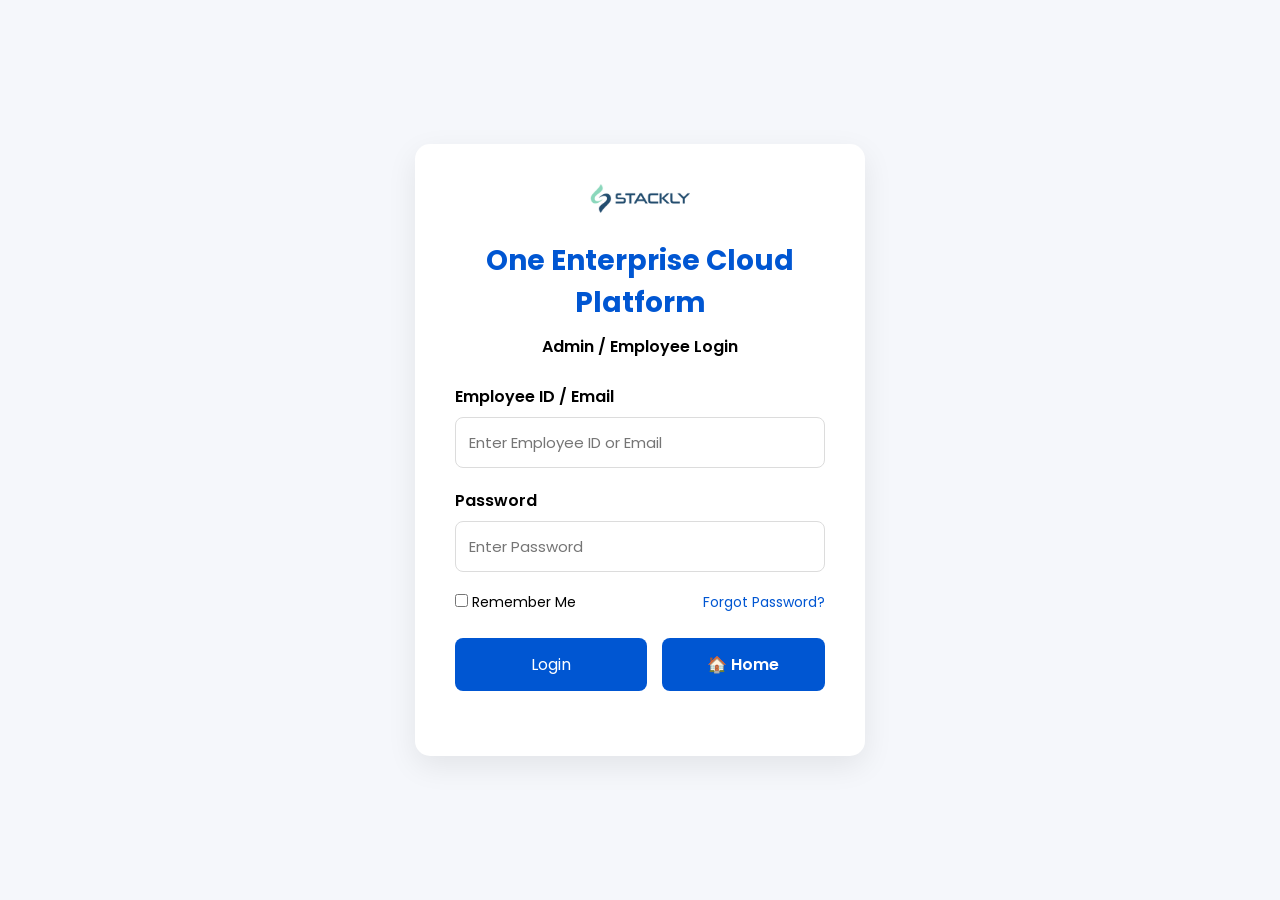
<file: login.html>
<!doctype html>
<html lang="en">
  <head>
    <meta charset="UTF-8" />

    <meta name="viewport" content="width=device-width, initial-scale=1.0" />

    <title>Employee Login</title>

    <link rel="stylesheet" href="css/style.css" />
    <link rel="stylesheet" href="css/login.css" />
  </head>

  <body>
    <div class="login-container">
      <div class="login-card">
        <div class="logo">
          <img src="assets/images/stackly.png" alt="Stackly Logo" />
        </div>

        <h1>One Enterprise Cloud Platform</h1>

        <p>Admin / Employee Login</p>

        <form id="loginForm">
          <div class="input-group">
            <label>Employee ID / Email</label>

            <input
              type="text"
              id="username"
              placeholder="Enter Employee ID or Email"
              required
            />
          </div>

          <div class="input-group">
            <label>Password</label>

            <input
              type="password"
              id="password"
              placeholder="Enter Password"
              required
            />
          </div>

          <div class="options">
            <label class="remember">
              <input type="checkbox" />

              Remember Me
            </label>

            <a href="#">Forgot Password?</a>
          </div>

          <div class="button-group">
            <button type="submit" class="login-btn">Login</button>

            <a href="index.html" class="home-btn"> 🏠 Home </a>
          </div>

          <p id="message"></p>
        </form>
      </div>
    </div>

    <script src="js/login.js"></script>
  </body>
</html>
</file>
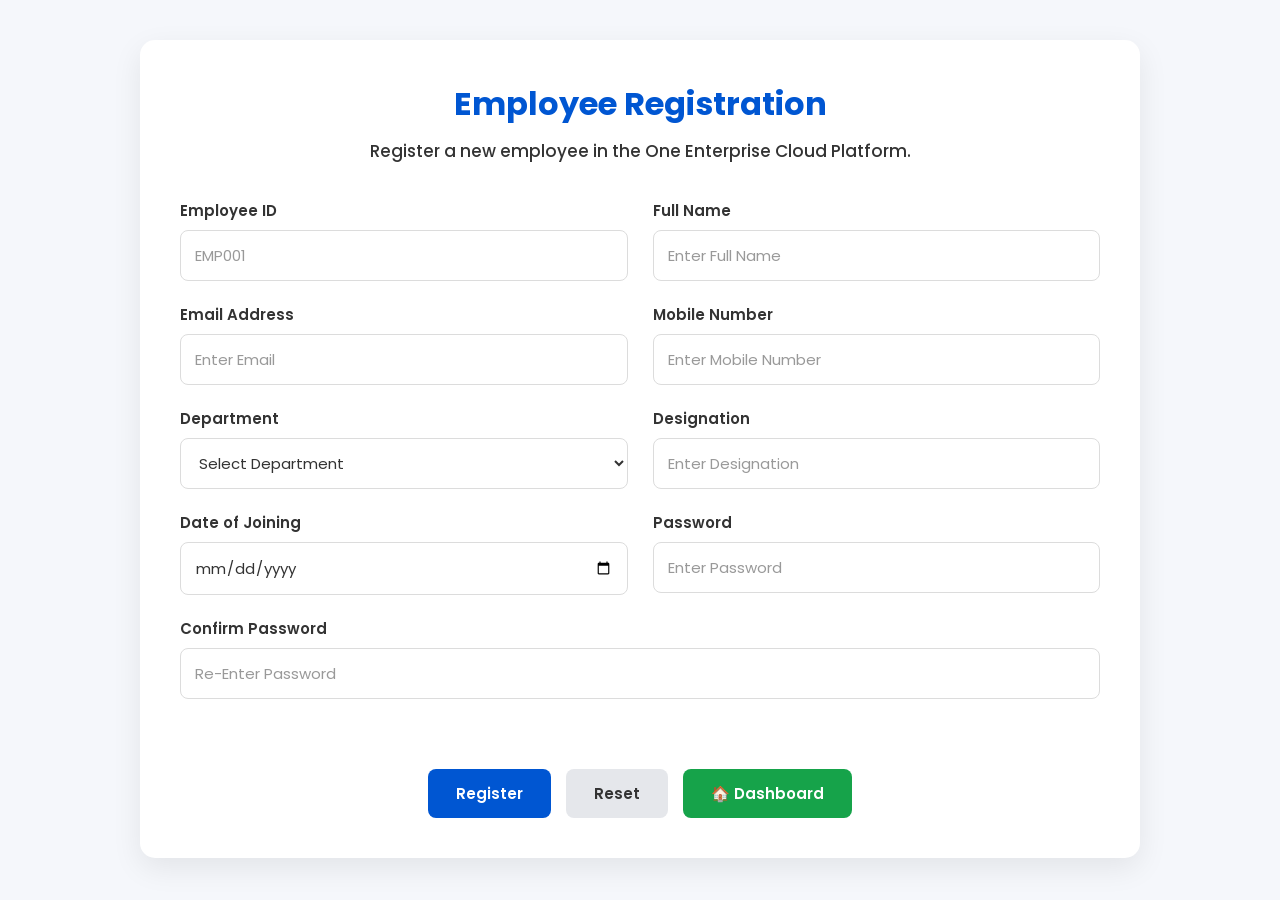
<file: registration.html>
<!doctype html>
<html lang="en">
  <head>
    <meta charset="UTF-8" />

    <meta name="viewport" content="width=device-width, initial-scale=1.0" />

    <title>Employee Registration</title>

    <link rel="stylesheet" href="css/style.css" />

    <link rel="stylesheet" href="css/registration.css" />
  </head>

  <body>
    <div class="container">
      <div class="title-box">
        <h1>Employee Registration</h1>

        <p>Register a new employee in the One Enterprise Cloud Platform.</p>

        <form id="registrationForm">
          <div class="form-grid">
            <!-- Employee ID -->

            <div class="input-group">
              <label for="employeeId"> Employee ID </label>

              <input
                type="text"
                id="employeeId"
                placeholder="EMP001"
                required
              />
            </div>

            <!-- Full Name -->

            <div class="input-group">
              <label for="fullName"> Full Name </label>

              <input
                type="text"
                id="fullName"
                placeholder="Enter Full Name"
                required
              />
            </div>

            <!-- Email -->

            <div class="input-group">
              <label for="email"> Email Address </label>

              <input
                type="email"
                id="email"
                placeholder="Enter Email"
                required
              />
            </div>

            <!-- Mobile -->

            <div class="input-group">
              <label for="mobile"> Mobile Number </label>

              <input
                type="tel"
                id="mobile"
                placeholder="Enter Mobile Number"
                required
              />
            </div>

            <!-- Department -->

            <div class="input-group">
              <label for="department"> Department </label>

              <select id="department" required>
                <option value="">Select Department</option>

                <option value="HR">HR</option>

                <option value="Development">Development</option>

                <option value="Finance">Finance</option>

                <option value="CRM">CRM</option>

                <option value="ERP">ERP</option>

                <option value="Operations">Operations</option>
              </select>
            </div>

            <!-- Designation -->

            <div class="input-group">
              <label for="designation"> Designation </label>

              <input
                type="text"
                id="designation"
                placeholder="Enter Designation"
                required
              />
            </div>

            <!-- Joining Date -->

            <div class="input-group">
              <label for="joiningDate"> Date of Joining </label>

              <input type="date" id="joiningDate" required />
            </div>

            <!-- Password -->

            <div class="input-group">
              <label for="password"> Password </label>

              <input
                type="password"
                id="password"
                placeholder="Enter Password"
                required
              />
            </div>

            <!-- Confirm Password -->

            <div class="input-group full-width">
              <label for="confirmPassword"> Confirm Password </label>

              <input
                type="password"
                id="confirmPassword"
                placeholder="Re-Enter Password"
                required
              />
            </div>
          </div>

          <p id="registrationMessage"></p>

          <div class="button-group">
            <button type="submit" class="register-btn">Register</button>

            <button type="reset" class="reset-btn">Reset</button>

            <a href="dashboard.html" class="home-btn"> 🏠 Dashboard </a>
          </div>
        </form>
      </div>
    </div>

    <script src="js/registration.js"></script>
  </body>
</html>
</file>
<file: css/style.css>
@import url("https://fonts.googleapis.com/css2?family=Poppins:wght@300;400;500;600;700&display=swap");

* {
  margin: 0;
  padding: 0;
  box-sizing: border-box;
  font-family: "Poppins", sans-serif;
}
</file>
<file: css/landing.css>
body {
  background: #f5f7fb;
  color: #333;
  line-height: 1.6;
}

/* Header */

header {
  position: sticky;
  top: 0;

  display: flex;
  justify-content: space-between;
  align-items: center;

  padding: 18px 8%;

  background: #ffffff;

  box-shadow: 0 3px 10px rgba(0, 0, 0, 0.08);

  z-index: 1000;
}

.logo img {
  height: 50px;
  width: auto;
}

.logo h2 {
  color: #0056d2;
  font-size: 28px;
  font-weight: 700;
}

nav ul {
  display: flex;
  list-style: none;
  gap: 35px;
}

nav a {
  text-decoration: none;
  color: #333;
  font-weight: 500;
  transition: 0.3s;
}

nav a:hover {
  color: #0056d2;
}

.header-buttons {
  display: flex;
  gap: 15px;
}

.login-btn,
.register-btn {
  padding: 10px 24px;

  border: none;

  border-radius: 8px;

  cursor: pointer;

  font-size: 15px;

  transition: 0.3s;
}

.login-btn {
  background: #a9aaab;
  color: #050505;
}

.login-btn:hover {
  background: #d8e4ff;
}

.register-btn {
  background: #0056d2;
  color: white;
}

.register-btn:hover {
  background: #003f9f;
}

/* Hero */

.hero {
  min-height: 85vh;

  display: flex;
  justify-content: center;
  align-items: center;

  text-align: center;

  padding: 40px;

  background: linear-gradient(135deg, #f00606, #4f8cff);

  color: white;
}

.hero-content {
  max-width: 1000px;
}

.hero h1 {
  font-size: 55px;
  margin-bottom: 20px;
}

.hero p {
  font-size: 25px;
  margin-bottom: 40px;
  font-weight: 500;
}

.hero-buttons {
  display: flex;
  justify-content: center;
  gap: 20px;
}

.primary-btn,
.secondary-btn {
  padding: 14px 34px;

  border: none;

  border-radius: 8px;

  cursor: pointer;

  font-size: 20px;

  transition: 0.3s;
}

.primary-btn,
.secondary-btn {
  background: white;
  color: #0056d2;
  font-weight: 700;
}

.primary-btn:hover,
.secondary-btn:hover {
  transform: translateY(-3px);
}
/* Modules */

.modules {
  padding: 80px 8%;
}

.modules h2 {
  text-align: center;

  font-size: 36px;

  margin-bottom: 50px;
}

.module-container {
  display: grid;

  grid-template-columns: repeat(auto-fit, minmax(280px, 1fr));

  gap: 30px;
}

.card {
  background: rgb(135, 194, 245);

  font-weight: 700;

  padding: 35px;

  border-radius: 15px;

  text-align: center;

  box-shadow: 0 10px 25px rgba(0, 0, 0, 0.08);

  transition: 0.3s;
}

.card:hover {
  transform: translateY(-10px);
}

.icon {
  font-size: 55px;

  margin-bottom: 20px;
}

.card h3 {
  margin-bottom: 15px;

  font-size: 26px;

  color: #0056d2;
}

.card p {
  color: #0e0d0d;
}

/* Technology */

.technology {
  padding: 70px 8%;

  background: white;
}

.technology h2 {
  text-align: center;

  margin-bottom: 50px;

  font-size: 36px;
}

.tech-container {
  display: grid;

  grid-template-columns: repeat(auto-fit, minmax(180px, 1fr));

  gap: 25px;
}

.tech-box {
  background: linear-gradient(135deg, #f00606, #4f8cff);

  color: white;

  text-align: center;

  padding: 22px;

  border-radius: 10px;

  font-size: 18px;

  font-weight: 600;

  transition: 0.3s;
}

.tech-box:hover {
  background: #003f9f;

  transform: scale(1.05);
}

/* Footer */

footer {
  background: #1b1b1b;

  color: white;

  text-align: center;

  padding: 35px;
}

.footer-links {
  display: flex;

  justify-content: center;

  gap: 35px;

  margin-bottom: 20px;
}

.footer-links a {
  color: white;

  text-decoration: none;

  transition: 0.3s;
}

.footer-links a:hover {
  color: #4f8cff;
}

/* Mobile View */

@media (max-width: 992px) {
  header {
    flex-direction: column;

    gap: 20px;
  }

  nav ul {
    flex-wrap: wrap;

    justify-content: center;
  }

  .hero h1 {
    font-size: 42px;
  }
}

@media (max-width: 768px) {
  .hero {
    padding: 60px 20px;
  }

  .hero h1 {
    font-size: 34px;
  }

  .hero p {
    font-size: 16px;
  }

  .hero-buttons {
    flex-direction: column;
  }

  .footer-links {
    flex-direction: column;

    gap: 15px;
  }
}
</file>
<file: css/attendance.css>
body {
  background: #f4f7fb;
}

.header {
  background: #0056d2;
  color: white;
  padding: 20px 40px;
  display: flex;
  justify-content: space-between;
  align-items: center;
}

.header h1 {
  font-size: 30px;
}

.back-btn {
  text-decoration: none;
  color: white;
  background: #0040a0;
  padding: 12px 20px;
  border-radius: 8px;
  transition: 0.3s;
}

.back-btn:hover {
  background: #00307c;
}

.date-container {
  text-align: center;
  margin: 25px 0;
}

.date-container h3 {
  color: #555;
}

.summary-container {
  width: 95%;
  margin: auto;
  display: grid;
  grid-template-columns: repeat(5, 1fr);
  gap: 20px;
}

.summary-card {
  background: white;
  padding: 20px;
  text-align: center;
  border-radius: 12px;
  box-shadow: 0 8px 20px rgba(0, 0, 0, 0.08);
}

.summary-card h2 {
  font-size: 34px;
  margin-bottom: 10px;
}

.summary-card p {
  font-weight: 600;
}

.present-card {
  border-top: 5px solid #22c55e;
}

.absent-card {
  border-top: 5px solid #ef4444;
}

.halfday-card {
  border-top: 5px solid orange;
}

.wfh-card {
  border-top: 5px solid #3b82f6;
}

.filter-section {
  width: 95%;
  margin: 35px auto;
  display: grid;
  grid-template-columns: 2fr 1fr 1fr;
  gap: 20px;
}

.filter-section input,
.filter-section select {
  flex: 1;
  padding: 14px;
  border-radius: 8px;
  border: 1px solid #ccc;
  outline: none;
}

.filter-section input:focus,
.filter-section select:focus {
  border-color: #0056d2;
}

.table-container {
  width: 95%;
  margin: auto;
  overflow-x: auto;
}

table {
  width: 100%;
  border-collapse: collapse;
  background: white;
  border-radius: 10px;
  overflow: hidden;
}

thead {
  background: #0056d2;
  color: white;
}

th {
  padding: 18px;
}

td {
  padding: 15px;
  text-align: center;
  border-bottom: 1px solid #eee;
}

.attendance-select {
  padding: 10px;
  border-radius: 8px;
  border: 1px solid #ccc;
}

.save-btn {
  background: #27df42;
  color: white;
  border: none;
  padding: 10px 18px;
  border-radius: 8px;
  cursor: pointer;
  transition: 0.3s;
}

.save-btn:hover {
  background: #003fa3;
}

.update-btn {
  background: #f59e0b;
  color: white;
  border: none;
  padding: 8px 14px;
  border-radius: 6px;
  cursor: pointer;
  margin-left: 8px;
}

.update-btn:hover {
  background: #d97706;
}

.reset-btn {
  background: #ef4444;
  color: white;
  border: none;
  padding: 8px 14px;
  border-radius: 6px;
  cursor: pointer;
  margin-left: 8px;
}

.reset-btn:hover {
  background: #dc2626;
}

.badge {
  padding: 8px 8px;
  border-radius: 10px;
  color: white;
  font-size: 14px;
}
.total-card {
  background: #ac57ea;
  border: 6px solid #0d0d0d;
}

.present-card {
  background: #95f3c7;
  border: 6px solid #22c55e;
}

.absent-card {
  background: #f09797;
  border: 6px solid #ef4444;
}

.halfday-card {
  background: #edbc80;
  border: 6px solid orange;
}

.wfh-card {
  background: #6ba7f5;
  border: 6px solid #3b82f6;
}

@media (max-width: 900px) {
  .summary-container {
    grid-template-columns: repeat(2, 1fr);
  }

  .filter-section {
    grid-template-columns: 1fr;
  }
}

@media (max-width: 600px) {
  .summary-container {
    grid-template-columns: 1fr;
  }

  .header {
    flex-direction: column;

    gap: 15px;

    text-align: center;
  }
}
</file>
<file: css/dashboard.css>
body {
  background: #f5f7fb;
  min-height: 100vh;
}

header {
  background: #0056d2;
  color: white;
  display: flex;
  justify-content: space-between;
  align-items: center;
  padding: 18px 60px;
}

.logo {
  display: flex;
  align-items: center;
  gap: 15px;
}

.logo img {
  height: 30px;
  width: auto;
}

.logo h2 {
  font-size: 24px;
  font-weight: 600;
}

#logoutBtn {
  background: white;
  color: #0056d2;
  border: none;
  padding: 12px 25px;
  border-radius: 8px;
  cursor: pointer;
  font-size: 15px;
  font-weight: 600;
  transition: 0.3s;
}

#logoutBtn:hover {
  background: #dbeafe;
  transform: translateY(-2px);
}

.welcome {
  text-align: center;
  margin: 50px 0;
}

.welcome h1 {
  font-size: 36px;
  color: #0056d2;
  margin-bottom: 15px;
}

.welcome p {
  font-size: 18px;
  color: #555;
}

.modules {
  width: 90%;
  max-width: 1200px;
  margin: auto;
  display: grid;
  grid-template-columns: repeat(3, 1fr);
  gap: 30px;
  margin-bottom: 60px;
}

.card {
    background: white;
    border-radius: 18px;
    padding: 30px;
    width: 100%;
    height: 250px;
    display: flex;
    flex-direction: column;
    justify-content: center;
    align-items: center;
}

.card:hover {
  transform: translateY(-10px);
}

.card-link {
  text-decoration: none;
  color: inherit;
  display: block;
}

.icon {
  font-size: 50px;
  margin-bottom: 20px;
}

.card h3 {
  color: #0056d2;
  margin-bottom: 15px;
  font-size: 24px;
}

.card p {
  color: #666;
  line-height: 1.6;
}

@media (max-width: 992px) {
  .modules {
    grid-template-columns: repeat(2, 1fr);
  }
}

@media (max-width: 768px) {
  header {
    flex-direction: column;
    gap: 20px;
    padding: 25px;
  }

  .logo {
    flex-direction: column;
  }

  .welcome h1 {
    font-size: 28px;
  }

  .modules {
    grid-template-columns: 1fr;
  }
}
</file>
<file: css/emp-mng.css>
body {
  background: #f5f7fb;

  min-height: 100vh;

  padding: 40px;
}

/* ===========================
   MAIN CONTAINER
=========================== */

.container {
  width: 100%;

  max-width: 1250px;

  margin: auto;
}

/* ===========================
   TITLE BOX
=========================== */

.title-box {
  background: #ffffff;

  padding: 30px 35px;

  border-radius: 15px;

  box-shadow: 0 10px 30px rgba(0, 0, 0, 0.08);

  margin-bottom: 25px;
}

.title-box h1 {
  color: #0056d2;

  text-align: center;

  font-size: 32px;

  font-weight: 700;

  margin-bottom: 8px;
}

.title-box > p {
  text-align: center;

  color: #555;

  font-size: 16px;

  margin-bottom: 25px;
}

/* ===========================
   MANAGEMENT BUTTONS
=========================== */

.management-buttons {
  display: flex;

  justify-content: center;

  align-items: center;

  gap: 15px;

  flex-wrap: wrap;
}

.management-buttons a {
  padding: 12px 24px;

  border-radius: 8px;

  text-decoration: none;

  font-size: 15px;

  font-weight: 600;

  transition: 0.3s;
}

/* ===========================
   REGISTER BUTTON
=========================== */

.button-group {
  display: flex;
  justify-content: center;
  align-items: center;
  gap: 16px;
  margin-top: 25px;
  flex-wrap: wrap;
}

.button-group a {
  text-decoration: none;
  border-radius: 8px;
  padding: 15px 28px;
  font-size: 17px;
  font-weight: 600;
  display: inline-block;
  transition: 0.3s ease;
}

/* Register */

.register-btn {
  background: #0563d8;
  color: white;
}

.register-btn:hover {
  background: #034da8;
  transform: translateY(-2px);
}

/* Directory */

.directory-btn {
  background: #ea8a0d;
  color: white;
}

.directory-btn:hover {
  background: #f1b949;
  transform: translateY(-2px);
}

/* Dashboard */

.back-btn {
  background: #38b83d;
  color: white;
}

.back-btn:hover {
  background: #29962e;
  transform: translateY(-2px);
}

/* ===========================
   TABLE BOX
=========================== */

.table-box {
  background: #ffffff;

  padding: 30px;

  border-radius: 15px;

  box-shadow: 0 10px 30px rgba(0, 0, 0, 0.08);
}

/* ===========================
   TABLE HEADER
=========================== */

.table-header {
  display: flex;

  justify-content: space-between;

  align-items: center;

  margin-bottom: 25px;
}

.table-header h2 {
  color: #0056d2;

  font-size: 24px;

  margin-bottom: 5px;
}

.table-header h3 {
  color: #555;

  font-size: 15px;

  font-weight: 500;
}

/* ===========================
   TABLE CONTAINER
=========================== */

.table-container {
  width: 100%;

  overflow-x: auto;
}

/* ===========================
   TABLE
=========================== */

table {
  width: 100%;

  min-width: 850px;

  border-collapse: collapse;
}

thead {
  background: #0056d2;

  color: #ffffff;
}

th {
  padding: 15px 12px;

  text-align: left;

  font-size: 14px;

  font-weight: 600;

  white-space: nowrap;
}

td {
  padding: 14px 12px;

  border-bottom: 1px solid #e5e7eb;

  font-size: 14px;

  color: #333;
}

tbody tr {
  transition: 0.2s;
}

tbody tr:hover {
  background: #f8faff;
}

/* ===========================
   ACTION BUTTONS
=========================== */

.edit-btn,
.delete-btn {
  border: none;

  border-radius: 6px;

  padding: 8px 15px;

  font-size: 13px;

  font-weight: 600;

  cursor: pointer;

  transition: 0.3s;

  margin-right: 5px;
}

/* ===========================
   EDIT
=========================== */

.edit-btn {
  background: #f59e0b;

  color: #ffffff;
}

.edit-btn:hover {
  background: #d97706;

  transform: translateY(-1px);
}

/* ===========================
   DELETE
=========================== */

.delete-btn {
  background: #dc2626;

  color: #ffffff;
}

.delete-btn:hover {
  background: #b91c1c;

  transform: translateY(-1px);
}

/* ===========================
   NO DATA
=========================== */

.table-container td[colspan] {
  padding: 40px;

  text-align: center;

  color: #777;

  font-size: 16px;
}

/* ===========================
   MOBILE
=========================== */

@media (max-width: 768px) {
  body {
    padding: 15px;
  }

  .title-box {
    padding: 25px 20px;
  }

  .title-box h1 {
    font-size: 26px;
  }

  .title-box > p {
    font-size: 14px;
  }

  .management-buttons {
    flex-direction: column;
  }

  .management-buttons a {
    width: 100%;

    text-align: center;
  }

  .table-box {
    padding: 20px 15px;
  }

  .table-header h2 {
    font-size: 21px;
  }

  .edit-btn,
  .delete-btn {
    margin-bottom: 5px;
  }
}
</file>
<file: css/employee-directory.css>
body {
  background: #f5f7fb;
  min-height: 100vh;
}

header {
  background: #0056d2;
  color: white;
  padding: 20px 40px;
  display: flex;
  justify-content: space-between;
  align-items: center;
}

header h1 {
  font-size: 30px;
}

.back-btn {
  text-decoration: none;
  background: white;
  color: #0056d2;
  padding: 10px 20px;
  border-radius: 8px;
  font-weight: 600;
  transition: 0.3s;
}

.back-btn:hover {
  background: #dbeafe;
}

.search-section {
  width: 90%;
  max-width: 1200px;
  margin: 35px auto;
  display: flex;
  gap: 20px;
}

.search-section input,
.search-section select {
  flex: 1;
  padding: 14px;
  border: 1px solid #ccc;
  border-radius: 8px;
  outline: none;
  font-size: 15px;
}

.search-section input:focus,
.search-section select:focus {
  border-color: #0056d2;
  box-shadow: 0 0 8px rgba(0, 86, 210, 0.2);
}

.employee-container {
  width: 90%;
  max-width: 1200px;
  margin: auto;
  display: grid;
  grid-template-columns: repeat(3, 1fr);
  gap: 25px;
  padding-bottom: 50px;
}

.employee-card {
  background: white;
  border-radius: 15px;
  padding: 25px;
  text-align: center;
  box-shadow: 0 10px 25px rgba(0, 0, 0, 0.08);
  transition: 0.3s;
}

.employee-card:hover {
  transform: translateY(-8px);
}

.employee-card img {
  width: 100px;
  height: 100px;
  border-radius: 50%;
  object-fit: cover;
  margin-bottom: 20px;
}

.employee-card h3 {
  color: #0056d2;
  margin-bottom: 15px;
}

.employee-card p {
  margin: 8px 0;
  color: #555;
}

.status {
  display: inline-block;
  margin-top: 15px;
  padding: 8px 15px;
  border-radius: 20px;
  color: white;
  font-size: 14px;
  font-weight: 600;
}

.active {
  background: #22c55e;
}

.inactive {
  background: #ef4444;
}

.search-section {
  display: flex;
  flex-wrap: wrap;
  gap: 15px;
  margin: 30px;
}

.search-section input,
.search-section select {
  padding: 10px;
  border-radius: 8px;
  border: 1px solid #ccc;
}

#resetBtn {
  background: #0056d2;
  color: white;
  border: none;
  padding: 10px 20px;
  border-radius: 8px;
  cursor: pointer;
  transition: 0.3s;
}

#resetBtn:hover {
  background: #003f9e;
}

.no-data {
  text-align: center;
  font-size: 25px;
  color: gray;
  grid-column: 1/-1;
  margin-top: 40px;
}

@media (max-width: 992px) {
  .employee-container {
    grid-template-columns: repeat(2, 1fr);
  }
}

@media (max-width: 768px) {
  header {
    flex-direction: column;
    gap: 15px;
    text-align: center;
  }

  .search-section {
    flex-direction: column;
  }

  .employee-container {
    grid-template-columns: 1fr;
  }
}
</file>
<file: css/employee-profile.css>
.profile-header {
  background: white;

  padding: 25px 50px;

  display: flex;

  justify-content: space-between;

  align-items: center;

  border-bottom: 1px solid #e5e7eb;

  box-shadow: 0 2px 8px rgba(0, 0, 0, 0.05);
}

.profile-header h1 {
  margin: 0;

  color: #1e3a8a;

  font-size: 28px;
}

.profile-header p {
  margin: 5px 0 0;

  color: #64748b;
}

.header-actions {
  display: flex;

  gap: 10px;

  align-items: center;
}

.print-btn,
.download-btn,
.logout-btn {
  border: none;

  padding: 11px 18px;

  border-radius: 7px;

  cursor: pointer;

  font-size: 14px;

  font-weight: 600;
}

.print-btn {
  background: #2563eb;

  color: white;
}

.download-btn {
  background: #16a34a;

  color: white;
}

.logout-btn {
  background: #dc2626;

  color: white;
}

.print-btn:hover,
.download-btn:hover,
.logout-btn:hover {
  opacity: 0.9;
}

/* ================================= */
/* MAIN CONTAINER */
/* ================================= */

.profile-container {
  max-width: 1200px;

  margin: 30px auto;

  padding: 0 20px;
}

/* ================================= */
/* SECTIONS */
/* ================================= */

.profile-section,
.reports-section,
.leave-section,
.my-leaves-section {
  background: white;

  padding: 30px;

  margin-bottom: 25px;

  border-radius: 12px;

  box-shadow: 0 3px 12px rgba(0, 0, 0, 0.06);
}

.section-header {
  margin-bottom: 25px;
}

.section-header h2 {
  margin: 0;

  color: #1e293b;

  font-size: 23px;
}

.section-header p {
  margin-top: 6px;

  color: #64748b;
}

/* ================================= */
/* PROFILE GRID */
/* ================================= */

.profile-grid {
  display: grid;

  grid-template-columns: repeat(3, 1fr);

  gap: 18px;
}

.profile-item {
  padding: 18px;

  background: #f8fafc;

  border: 1px solid #e2e8f0;

  border-radius: 8px;
}

.profile-item span {
  display: block;

  font-size: 13px;

  color: #64748b;

  margin-bottom: 7px;
}

.profile-item strong {
  display: block;

  color: #1e293b;

  font-size: 16px;

  word-break: break-word;
}

/* ================================= */
/* REPORT CARDS */
/* ================================= */

.report-grid {
  display: grid;

  grid-template-columns: repeat(4, 1fr);

  gap: 20px;
}

.report-card {
  padding: 25px;

  border-radius: 10px;

  background: #f8fafc;

  border: 1px solid #e2e8f0;

  text-align: center;
}

.report-icon {
  font-size: 30px;

  margin-bottom: 10px;
}

.report-card p {
  margin: 0;

  color: #64748b;

  font-size: 14px;
}

.report-card h2 {
  margin: 10px 0 0;

  font-size: 28px;

  color: #1e3a8a;
}

/* ================================= */
/* LEAVE FORM */
/* ================================= */

.leave-form-grid {
  display: grid;

  grid-template-columns: repeat(2, 1fr);

  gap: 20px;
}

.input-group {
  display: flex;

  flex-direction: column;
}

.input-group label {
  margin-bottom: 7px;

  font-weight: 600;

  color: #334155;
}

.input-group input,
.input-group select,
.input-group textarea {
  padding: 12px;

  border: 1px solid #cbd5e1;

  border-radius: 7px;

  font-size: 14px;

  outline: none;
}

.input-group input:focus,
.input-group select:focus,
.input-group textarea:focus {
  border-color: #2563eb;
}

.full-width {
  grid-column: 1 / -1;
}

.leave-message {
  font-weight: 600;

  margin-top: 15px;
}

.leave-buttons {
  margin-top: 20px;

  display: flex;

  gap: 12px;
}

.apply-leave-btn,
.leave-reset-btn {
  border: none;

  padding: 11px 22px;

  border-radius: 7px;

  cursor: pointer;

  font-weight: 600;
}

.apply-leave-btn {
  background: #2563eb;

  color: white;
}

.leave-reset-btn {
  background: #64748b;

  color: white;
}

/* ================================= */
/* LEAVE TABLE */
/* ================================= */

.leave-table-container {
  overflow-x: auto;
}

.leave-table-container table {
  width: 100%;

  border-collapse: collapse;
}

.leave-table-container th,
.leave-table-container td {
  padding: 13px;

  border-bottom: 1px solid #e2e8f0;

  text-align: left;
}

.leave-table-container th {
  background: #f1f5f9;

  color: #334155;
}

.leave-table-container td {
  color: #475569;
}

/* ================================= */
/* STATUS BADGES */
/* ================================= */

.status-badge {
  display: inline-block;

  padding: 5px 10px;

  border-radius: 20px;

  font-size: 12px;

  font-weight: 600;
}

.status-pending {
  background: #fef3c7;

  color: #92400e;
}

.status-approved {
  background: #dcfce7;

  color: #166534;
}

.status-rejected {
  background: #fee2e2;

  color: #991b1b;
}

.status-cancelled {
  background: #e2e8f0;

  color: #475569;
}

/* ================================= */
/* RESPONSIVE */
/* ================================= */

@media (max-width: 900px) {
  .profile-grid {
    grid-template-columns: repeat(2, 1fr);
  }

  .report-grid {
    grid-template-columns: repeat(2, 1fr);
  }
}

@media (max-width: 700px) {
  .profile-header {
    padding: 20px;

    flex-direction: column;

    align-items: flex-start;

    gap: 15px;
  }

  .header-actions {
    flex-wrap: wrap;
  }

  .profile-grid {
    grid-template-columns: 1fr;
  }

  .report-grid {
    grid-template-columns: 1fr;
  }

  .leave-form-grid {
    grid-template-columns: 1fr;
  }

  .full-width {
    grid-column: auto;
  }
}

/* ================================= */
/* PRINT */
/* ================================= */

@media print {
  .profile-header {
    box-shadow: none;
  }

  .header-actions,
  .leave-section {
    display: none;
  }

  .profile-container {
    margin: 0;

    max-width: none;
  }

  .profile-section,
  .reports-section,
  .my-leaves-section {
    box-shadow: none;

    border: 1px solid #ddd;

    break-inside: avoid;
  }
}
</file>
<file: css/hr-dashboard.css>
body {
  margin: 0;

  background: #f4f7fb;

  font-family: Arial, sans-serif;

  color: #1f2937;
}

.hr-header {
  background: #1e3a8a;

  color: white;

  padding: 20px 40px;
}

.header-content {
  max-width: 1250px;

  margin: auto;

  display: flex;

  align-items: center;

  justify-content: space-between;
}

.hr-header h1 {
  margin: 0;

  font-size: 27px;
}

.hr-header p {
  margin: 5px 0 0;

  opacity: 0.85;

  font-size: 14px;
}

/* =========================================
   HEADER BUTTONS
========================================= */

.header-actions {
  display: flex;

  align-items: center;

  gap: 12px;
}

.dashboard-btn,
.logout-btn {
  border: none;

  padding: 10px 18px;

  border-radius: 7px;

  font-size: 14px;

  font-weight: 600;

  cursor: pointer;

  text-decoration: none;
}

.dashboard-btn {
  background: white;

  color: #1e3a8a;
}

.dashboard-btn:hover {
  background: #eff6ff;
}

.logout-btn {
  background: #dc2626;

  color: white;
}

.logout-btn:hover {
  background: #b91c1c;
}

/* =========================================
   MAIN CONTAINER
========================================= */

.hr-container {
  width: 92%;

  max-width: 1250px;

  margin: 30px auto;
}

/* =========================================
   WELCOME
========================================= */

.welcome-section {
  margin-bottom: 25px;
}

.welcome-section h2 {
  margin: 0 0 7px;

  font-size: 24px;
}

.welcome-section p {
  margin: 0;

  color: #6b7280;
}

/* =========================================
   SUMMARY CARDS
========================================= */

.summary-section {
  display: grid;

  grid-template-columns: repeat(3, 1fr);

  gap: 20px;
}

.summary-card {
  background: white;

  border-radius: 12px;

  padding: 22px;

  display: flex;

  align-items: center;

  gap: 18px;

  box-shadow: 0 4px 15px rgba(0, 0, 0, 0.06);
}

.summary-icon {
  width: 50px;

  height: 50px;

  border-radius: 10px;

  background: #eff6ff;

  display: flex;

  align-items: center;

  justify-content: center;

  font-size: 25px;
}

.summary-card p {
  margin: 0 0 5px;

  color: #6b7280;

  font-size: 14px;
}

.summary-card h2 {
  margin: 0;

  font-size: 26px;

  color: #111827;
}

/* =========================================
   MODULES
========================================= */

.modules-section {
  margin-top: 35px;
}

.modules-section > h2 {
  margin-bottom: 18px;
}

.module-grid {
  display: grid;

  grid-template-columns: repeat(3, 1fr);

  gap: 20px;
}

.module-card {
  background: white;

  padding: 25px;

  border-radius: 12px;

  text-decoration: none;

  color: inherit;

  box-shadow: 0 4px 15px rgba(0, 0, 0, 0.06);

  transition:
    transform 0.2s ease,
    box-shadow 0.2s ease;
}

.module-card:hover {
  transform: translateY(-3px);

  box-shadow: 0 8px 20px rgba(0, 0, 0, 0.1);
}

.module-icon {
  font-size: 30px;

  margin-bottom: 12px;
}

.module-card h3 {
  margin: 0 0 7px;
}

.module-card p {
  margin: 0;

  color: #6b7280;

  font-size: 14px;
}

/* =========================================
   ACTIVITIES
========================================= */

.activities-section {
  background: white;

  margin-top: 35px;

  padding: 25px;

  border-radius: 12px;

  box-shadow: 0 4px 15px rgba(0, 0, 0, 0.06);
}

.section-header h2 {
  margin: 0 0 6px;
}

.section-header p {
  margin: 0 0 20px;

  color: #6b7280;

  font-size: 14px;
}

/* =========================================
   TABLE
========================================= */

.table-container {
  overflow-x: auto;
}

table {
  width: 100%;

  border-collapse: collapse;

  min-width: 700px;
}

th,
td {
  padding: 13px 15px;

  text-align: left;

  border-bottom: 1px solid #e5e7eb;
}

th {
  background: #f8fafc;

  color: #374151;

  font-size: 14px;
}

td {
  font-size: 14px;
}

tr:hover {
  background: #f9fafb;
}

/* =========================================
   ACTIVITY TYPE
========================================= */

.activity-badge {
  display: inline-block;

  padding: 5px 10px;

  border-radius: 20px;

  font-size: 12px;

  font-weight: 600;
}

.activity-badge.employee {
  background: #dbeafe;

  color: #1d4ed8;
}

.activity-badge.leave {
  background: #fef3c7;

  color: #92400e;
}

.activity-badge.attendance {
  background: #dcfce7;

  color: #166534;
}

/* =========================================
   RESPONSIVE
========================================= */

@media (max-width: 900px) {
  .summary-section {
    grid-template-columns: repeat(2, 1fr);
  }

  .module-grid {
    grid-template-columns: repeat(2, 1fr);
  }
}

@media (max-width: 600px) {
  .hr-header {
    padding: 18px 20px;
  }

  .header-content {
    flex-direction: column;

    align-items: flex-start;

    gap: 15px;
  }

  .header-actions {
    width: 100%;
  }

  .dashboard-btn,
  .logout-btn {
    flex: 1;

    text-align: center;
  }

  .hr-container {
    width: 94%;
  }

  .summary-section {
    grid-template-columns: 1fr;
  }

  .module-grid {
    grid-template-columns: 1fr;
  }
}
</file>
<file: css/leave-approval.css>
/* =========================================
   LEAVE APPROVAL PAGE
========================================= */

body {
  margin: 0;

  background: #f4f7fb;

  font-family: Arial, sans-serif;

  color: #1f2937;
}

/* =========================================
   HEADER
========================================= */

.leave-header {
  background: #1e3a8a;

  color: white;

  padding: 20px 40px;
}

.header-content {
  max-width: 1300px;

  margin: auto;

  display: flex;

  align-items: center;

  justify-content: space-between;
}

.leave-header h1 {
  margin: 0;

  font-size: 27px;
}

.leave-header p {
  margin: 5px 0 0;

  opacity: 0.85;
}

.header-actions {
  display: flex;

  gap: 10px;
}

.dashboard-btn,
.logout-btn {
  padding: 10px 17px;

  border-radius: 7px;

  border: none;

  font-weight: 600;

  cursor: pointer;

  text-decoration: none;
}

.dashboard-btn {
  background: white;

  color: #1e3a8a;
}

.logout-btn {
  background: #dc2626;

  color: white;
}

/* =========================================
   MAIN CONTAINER
========================================= */

.leave-container {
  width: 94%;

  max-width: 1300px;

  margin: 30px auto;
}

/* =========================================
   TITLE
========================================= */

.page-title {
  margin-bottom: 25px;
}

.page-title h2 {
  margin: 0 0 6px;

  font-size: 25px;
}

.page-title p {
  margin: 0;

  color: #6b7280;
}

/* =========================================
   FILTER BOX
========================================= */

.filter-box {
  background: white;

  padding: 22px;

  border-radius: 12px;

  display: grid;

  grid-template-columns: 2fr 1fr 1fr;

  gap: 20px;

  box-shadow: 0 4px 15px rgba(0, 0, 0, 0.06);
}

.input-group {
  display: flex;

  flex-direction: column;

  gap: 7px;
}

.input-group label {
  font-weight: 600;

  font-size: 14px;
}

.input-group input,
.input-group select {
  padding: 11px;

  border: 1px solid #d1d5db;

  border-radius: 7px;

  font-size: 14px;

  outline: none;
}

.input-group input:focus,
.input-group select:focus {
  border-color: #2563eb;
}

/* =========================================
   SUMMARY
========================================= */

.leave-summary {
  display: grid;

  grid-template-columns: repeat(4, 1fr);

  gap: 18px;

  margin: 25px 0;
}

.summary-card {
  background: white;

  padding: 20px;

  border-radius: 10px;

  box-shadow: 0 4px 15px rgba(0, 0, 0, 0.06);
}

.summary-card p {
  margin: 0 0 7px;

  color: #6b7280;

  font-size: 14px;
}

.summary-card h2 {
  margin: 0;

  font-size: 27px;
}

.summary-card.pending {
  border-left: 5px solid #f59e0b;
}

.summary-card.approved {
  border-left: 5px solid #16a34a;
}

.summary-card.rejected {
  border-left: 5px solid #dc2626;
}

/* =========================================
   TABLE SECTION
========================================= */

.table-section {
  background: white;

  padding: 25px;

  border-radius: 12px;

  box-shadow: 0 4px 15px rgba(0, 0, 0, 0.06);
}

.table-header h2 {
  margin: 0 0 20px;
}

.table-container {
  overflow-x: auto;
}

table {
  width: 100%;

  min-width: 1100px;

  border-collapse: collapse;
}

th,
td {
  padding: 13px 12px;

  border-bottom: 1px solid #e5e7eb;

  text-align: left;
}

th {
  background: #f8fafc;

  font-size: 13px;
}

td {
  font-size: 13px;
}

tr:hover {
  background: #f9fafb;
}

/* =========================================
   STATUS
========================================= */

.status {
  display: inline-block;

  padding: 5px 10px;

  border-radius: 20px;

  font-size: 12px;

  font-weight: 600;
}

.status.pending {
  background: #fef3c7;

  color: #92400e;
}

.status.approved {
  background: #dcfce7;

  color: #166534;
}

.status.rejected {
  background: #fee2e2;

  color: #991b1b;
}

.status.cancelled {
  background: #e5e7eb;

  color: #374151;
}

/* =========================================
   ACTION BUTTONS
========================================= */

.action-buttons {
  display: flex;

  gap: 6px;

  flex-wrap: wrap;
}

.action-buttons button {
  border: none;

  padding: 7px 10px;

  border-radius: 5px;

  font-size: 12px;

  font-weight: 600;

  cursor: pointer;
}

.approve-btn {
  background: #16a34a;

  color: white;
}

.reject-btn {
  background: #dc2626;

  color: white;
}

.cancel-btn {
  background: #6b7280;

  color: white;
}

.action-buttons button:hover {
  opacity: 0.85;
}

/* =========================================
   NO DATA
========================================= */

.no-data {
  text-align: center;

  padding: 35px;

  color: #6b7280;
}

/* =========================================
   RESPONSIVE
========================================= */

@media (max-width: 900px) {
  .filter-box {
    grid-template-columns: 1fr;
  }

  .leave-summary {
    grid-template-columns: repeat(2, 1fr);
  }
}

@media (max-width: 600px) {
  .leave-header {
    padding: 18px 20px;
  }

  .header-content {
    flex-direction: column;

    align-items: flex-start;

    gap: 15px;
  }

  .leave-summary {
    grid-template-columns: 1fr;
  }
}
</file>
<file: css/login.css>
body {
  background: #f5f7fb;
  display: flex;
  justify-content: center;
  align-items: center;
  min-height: 100vh;
  padding: 20px;
}

.login-container {
  width: 100%;
  display: flex;
  justify-content: center;
}

.login-card {
  width: 100%;
  max-width: 450px;
  background: #fff;
  padding: 40px;
  border-radius: 15px;
  box-shadow: 0 10px 30px rgba(0, 0, 0, 0.08);
}

.logo {
  text-align: center;
  margin-bottom: 20px;
}

.logo img {
  width: 100px;
}

.login-card h1 {
  color: #0056d2;
  text-align: center;
  font-size: 28px;
  margin-bottom: 10px;
}

.login-card p {
  text-align: center;
  margin-bottom: 25px;
  font-weight: 600;
}

.input-group {
  display: flex;
  flex-direction: column;
  margin-bottom: 20px;
}

.input-group label {
  margin-bottom: 8px;
  font-weight: 600;
}

.input-group input {
  padding: 13px;
  border: 1px solid #dcdcdc;
  border-radius: 8px;
  outline: none;
  font-size: 15px;
  transition: 0.3s;
}

.input-group input:focus {
  border-color: #0056d2;
  box-shadow: 0 0 8px rgba(0, 86, 210, 0.2);
}

.options {
  display: flex;
  justify-content: space-between;
  align-items: center;
  margin-bottom: 25px;
  font-size: 14px;
}

.options a {
  text-decoration: none;
  color: #0056d2;
}

.options a:hover {
  text-decoration: underline;
}

.button-group {
  display: flex;
  gap: 15px;
}

.login-btn {
  flex: 1;
  background: #0056d2;
  color: white;
  border: none;
  padding: 14px;
  border-radius: 8px;
  font-size: 16px;
  cursor: pointer;
  transition: 0.3s;
}

.home-btn {
  flex: 1;
  display: flex;
  justify-content: center;
  align-items: center;
  text-decoration: none;
  background: #0056d2;
  color: white;
  border-radius: 8px;
  font-size: 16px;
  font-weight: 600;
  transition: 0.3s;
}

.home-btn:hover,
.login-btn:hover  {
  background: #4b5563;
  transform: translateY(-2px);
}

#message {
  margin-top: 20px;
  text-align: center;
  color: red;
  font-weight: 600;
}

@media (max-width: 768px) {
  .login-card {
    padding: 25px;
  }

  .button-group {
    flex-direction: column;
  }

  .home-btn,
  .login-btn {
    width: 100%;
  }
}
</file>
<file: css/registration.css>
body {
    background: #f5f7fb;

    min-height: 100vh;

    padding: 40px;
}


/* ===========================
   MAIN CONTAINER
=========================== */

.container {
    width: 100%;

    display: flex;

    justify-content: center;

    align-items: center;
}


/* ===========================
   REGISTRATION BOX
=========================== */

.title-box {
    width: 100%;

    max-width: 1000px;

    background: #ffffff;

    padding: 40px;

    border-radius: 15px;

    box-shadow:
        0 10px 30px
        rgba(0, 0, 0, 0.08);
}


/* ===========================
   TITLE
=========================== */

.title-box h1 {
    color: #0056d2;

    text-align: center;

    margin-bottom: 10px;

    font-size: 32px;

    font-weight: 700;
}


.title-box > p {
    text-align: center;

    color: #333;

    margin-bottom: 35px;

    font-size: 17px;

    font-weight: 500;
}


/* ===========================
   FORM GRID
=========================== */

.form-grid {
    display: grid;

    grid-template-columns:
        repeat(2, 1fr);

    gap: 22px 25px;
}


/* ===========================
   INPUT GROUP
=========================== */

.input-group {
    display: flex;

    flex-direction: column;
}


.input-group label {
    margin-bottom: 8px;

    font-size: 15px;

    font-weight: 600;

    color: #333;
}


/* ===========================
   INPUTS
=========================== */

.input-group input,
.input-group select {
    width: 100%;

    padding: 13px 14px;

    border: 1px solid #dcdcdc;

    border-radius: 8px;

    background: #ffffff;

    color: #333;

    font-size: 15px;

    outline: none;

    transition: 0.3s;
}


.input-group input::placeholder {
    color: #999;
}


.input-group input:focus,
.input-group select:focus {
    border-color: #0056d2;

    box-shadow:
        0 0 8px
        rgba(0, 86, 210, 0.18);
}


/* ===========================
   FULL WIDTH
=========================== */

.full-width {
    grid-column: 1 / 3;
}


/* ===========================
   REGISTRATION MESSAGE
=========================== */

#registrationMessage {
    min-height: 25px;

    margin-top: 20px;

    text-align: center;

    font-size: 15px;

    font-weight: 600;
}


/* ===========================
   BUTTON GROUP
=========================== */

.button-group {
    margin-top: 25px;

    display: flex;

    justify-content: center;

    align-items: center;

    gap: 15px;

    flex-wrap: wrap;
}


/* ===========================
   COMMON BUTTON
=========================== */

.register-btn,
.reset-btn,
.home-btn {
    padding: 13px 28px;

    border: none;

    border-radius: 8px;

    font-size: 15px;

    font-weight: 600;

    cursor: pointer;

    text-decoration: none;

    transition: 0.3s;
}


/* ===========================
   REGISTER BUTTON
=========================== */

.register-btn {
    background: #0056d2;

    color: #ffffff;
}


.register-btn:hover {
    background: #0040a0;

    transform: translateY(-2px);
}


/* ===========================
   RESET BUTTON
=========================== */

.reset-btn {
    background: #e5e7eb;

    color: #333;
}


.reset-btn:hover {
    background: #d1d5db;

    transform: translateY(-2px);
}


/* ===========================
   DASHBOARD BUTTON
=========================== */

.home-btn {
    background: #16a34a;

    color: #ffffff;

    display: inline-flex;

    align-items: center;

    justify-content: center;
}


.home-btn:hover {
    background: #15803d;

    transform: translateY(-2px);
}


/* ===========================
   MOBILE
=========================== */

@media (max-width: 768px) {

    body {
        padding: 15px;
    }


    .title-box {
        padding: 25px 20px;
    }


    .title-box h1 {
        font-size: 26px;
    }


    .title-box > p {
        font-size: 14px;
    }


    .form-grid {
        grid-template-columns: 1fr;
    }


    .full-width {
        grid-column: auto;
    }


    .button-group {
        flex-direction: column;
    }


    .register-btn,
    .reset-btn,
    .home-btn {
        width: 100%;

        text-align: center;
    }

}
</file>
